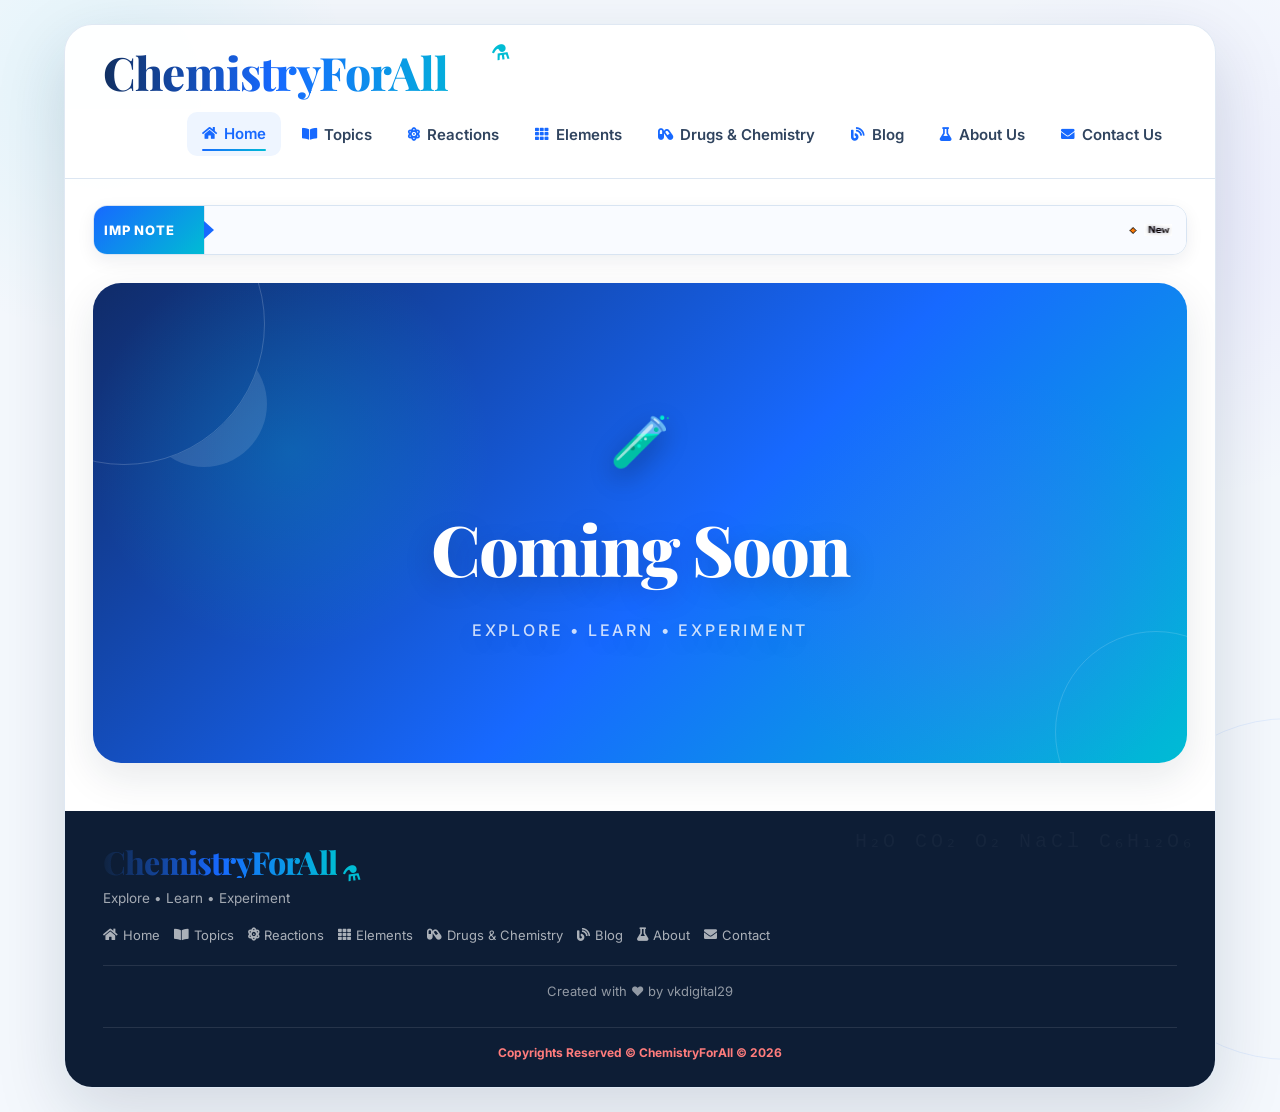
<file: Index.html>
<!DOCTYPE html><html lang="en"><head>
    <meta charset="utf-8">
    <meta name="viewport" content="width=device-width, initial-scale=1"><meta name="google-site-verification"
    content="04UHJ1PhCJGy1Vu2kl-1ek7CgkGmufRxs79IIIzAuVo">

<meta name="description"
    content="ChemistryForAll – A platform for chemistry lovers to explore, learn and understand chemistry.">

<meta name="keywords"
    content="Chemistry, ChemistryForAll, Organic Chemistry, Inorganic Chemistry, Physical Chemistry, Pharmaceutical Chemistry">

<meta name="author" content="ChemistryForAll">

<title>HomePage - ChemistryForAll</title>

<!-- Font Awesome -->
<link rel="stylesheet"
    href="https://cdnjs.cloudflare.com/ajax/libs/font-awesome/5.15.3/css/all.min.css">

<!-- Google Fonts -->
<link rel="preconnect" href="https://fonts.gstatic.com" crossorigin>

<!-- Custom CSS -->
<link rel="stylesheet" href="css/style.css">

<!-- Favicon -->
<link rel="icon" type="image/x-icon" href="favicon/favicon48.ico">

</head><body><div class="container"><!-- =========================
     BRAND
========================== -->

<a href="#" class="logo">
    Chemistry<span>For</span>All
</a>


<!-- =========================
     HEADER / NAVIGATION
========================== -->

<header>

    <div id="menu" class="fas fa-bars"></div>

    <nav class="navbar">

        <a href="#" class="active">
            <i class="fas fa-home"></i>
            Home
        </a>
        
        <a href="">
            <i class="fas fa-book-open"></i>
            Topics
        </a>
        
        <a href="Rxn.html">
        <i class="fas fa-atom"></i>
            Reactions
        </a>

    <a href="elements.html">
            <i class="fas fa-th"></i>
            Elements
        </a>

    <a href="">
            <i class="fas fa-capsules"></i>
            Drugs & Chemistry
        </a>

        <a href="blog.html">
            <i class="fas fa-blog"></i>
            Blog
        </a>

        <a href="about.html">
            <i class="fas fa-flask"></i>
            About Us
        </a>

        <a href="contact.html">
            <i class="fas fa-envelope"></i>
            Contact Us
        </a>
        

    </nav>

</header>


<!-- =========================
     MAIN CONTENT
========================== -->

<main class="middle-content">


    <!-- =========================
         IMPORTANT ANNOUNCEMENT
    ========================== -->

    <table id="top3">

        <tr>

            <td class="talkbubble">
                IMP NOTE
            </td>

            <td>

                <div class="important-text">

                    <marquee
                        direction="alternate"
                        scrollamount="2"
                        scrolldelay="20"
                        onmouseover="this.stop();"
                        onmouseout="this.start();">

                        <span style="margin-right:100px;">
                            <img src="img/large-dia7.gif" alt="New">
                            <img src="img/new.gif" alt="">
                            <big>
                                Coming Soon
                            </big>

                            <img src="img/new.gif" alt="New">
                            <img src="img/large-dia7.gif" alt="">

                        </span>

                    </marquee>

                </div>

            </td>

        </tr>

    </table>


    <!-- =========================
         HERO / COMING SOON
    ========================== -->

    <div class="home-content">

        <h3>Coming Soon</h3>

    </div>


</main>


<!-- =========================
     FOOTER
========================== -->

<section class="footer">
    
    <div class="footer-brand">
            <a href="index.html" class="logo">
                Chemistry<span>For</span>All
            </a>

            <p>
                Explore • Learn • Experiment
            </p>
        </div>
        
        <div class="footer-links">

            <a href="index.html">
                <i class="fas fa-home"></i> Home
            </a>
        <a href="">
            <i class="fas fa-book-open"></i>
            Topics
        </a>
        
        <a href="Rxn.html">
        <i class="fas fa-atom"></i>
            Reactions
        </a>

    <a href="">
            <i class="fas fa-th"></i>
            Elements
        </a>

    <a href="">
            <i class="fas fa-capsules"></i>
            Drugs & Chemistry
        </a>

            <a href="blog.html">
                <i class="fas fa-blog"></i> Blog
            </a>

            <a href="about.html">
                <i class="fas fa-flask"></i> About
            </a>

            <a href="contact.html">
                <i class="fas fa-envelope"></i> Contact
            </a>

        </div>

    <p class="credit">
        Created with ❤️ by vkdigital29
    </p>

    <h1 class="credit">
        Copyrights Reserved © ChemistryForAll © 2026
    </h1>

</section>

</div><!-- =========================
     MOBILE MENU SCRIPT
========================== --><script>

    const menu = document.querySelector('#menu');
    const navbar = document.querySelector('.navbar');

    menu.addEventListener('click', () => {

        navbar.classList.toggle('active');

        menu.classList.toggle('fa-bars');
        menu.classList.toggle('fa-times');

    });


    /* Close mobile menu after clicking a link */

    document.querySelectorAll('.navbar a').forEach(link => {

        link.addEventListener('click', () => {

            navbar.classList.remove('active');

            menu.classList.add('fa-bars');
            menu.classList.remove('fa-times');

        });

    });

</script></body>
</html>
</file>
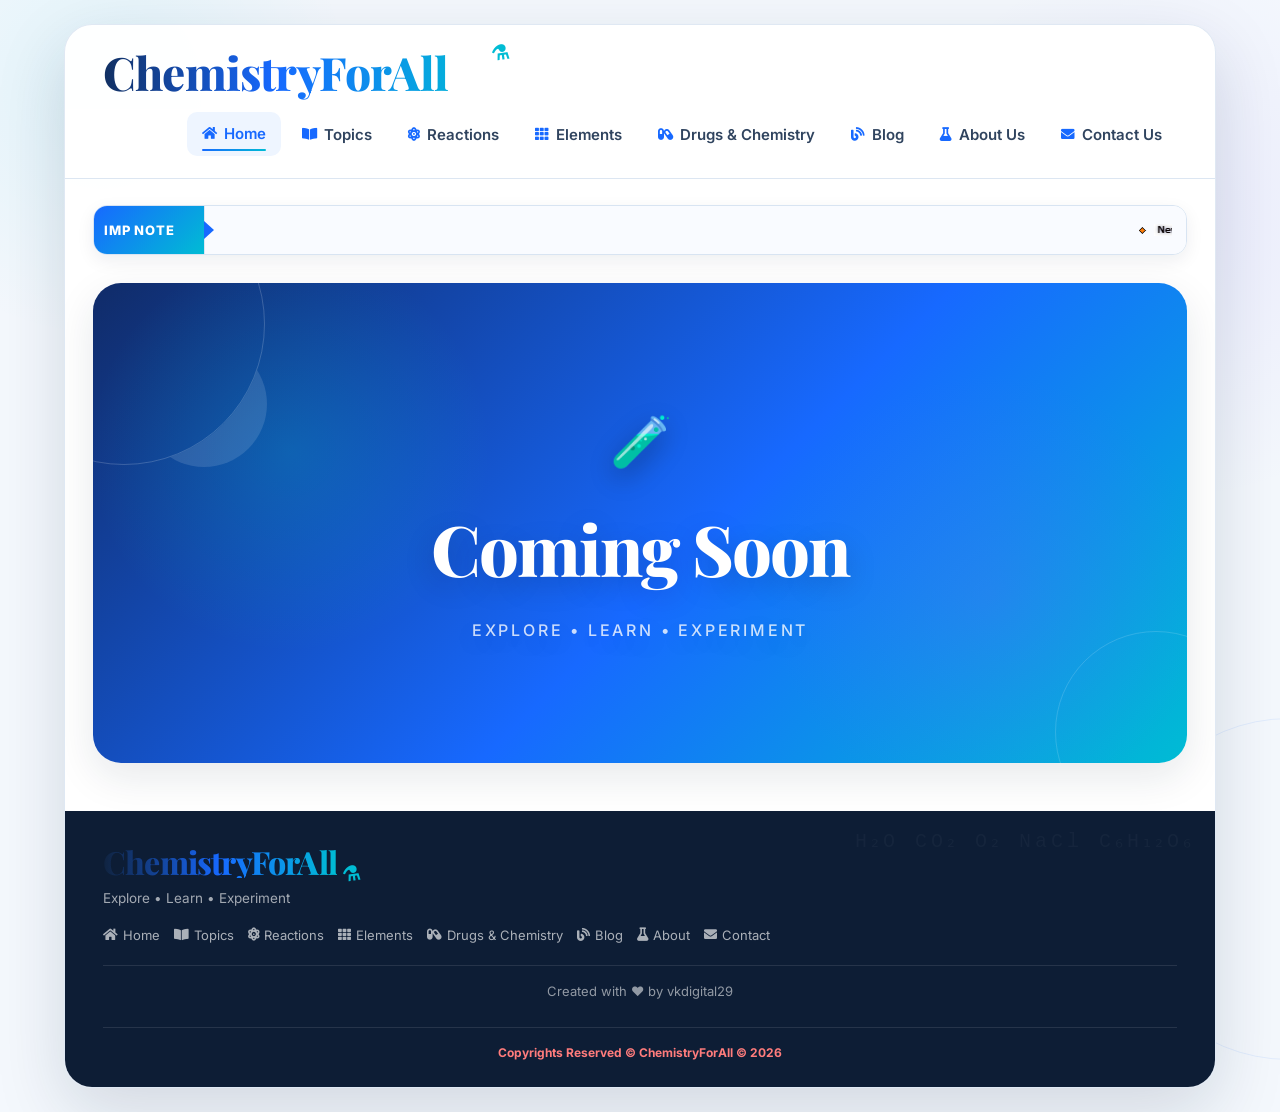
<file: index.html>
<!DOCTYPE html><html lang="en"><head>
    <meta charset="utf-8">
    <meta name="viewport" content="width=device-width, initial-scale=1"><meta name="google-site-verification"
    content="04UHJ1PhCJGy1Vu2kl-1ek7CgkGmufRxs79IIIzAuVo">

<meta name="description"
    content="ChemistryForAll – A platform for chemistry lovers to explore, learn and understand chemistry.">

<meta name="keywords"
    content="Chemistry, ChemistryForAll, Organic Chemistry, Inorganic Chemistry, Physical Chemistry, Pharmaceutical Chemistry">

<meta name="author" content="ChemistryForAll">

<title>HomePage - ChemistryForAll</title>

<!-- Font Awesome -->
<link rel="stylesheet"
    href="https://cdnjs.cloudflare.com/ajax/libs/font-awesome/5.15.3/css/all.min.css">

<!-- Google Fonts -->
<link rel="preconnect" href="https://fonts.gstatic.com" crossorigin>

<!-- Custom CSS -->
<link rel="stylesheet" href="css/style.css">

<!-- Favicon -->
<link rel="icon" type="image/x-icon" href="favicon/favicon48.ico">

</head><body><div class="container"><!-- =========================
     BRAND
========================== -->

<a href="#" class="logo">
    Chemistry<span>For</span>All
</a>


<!-- =========================
     HEADER / NAVIGATION
========================== -->

<header>

    <div id="menu" class="fas fa-bars"></div>

    <nav class="navbar">

        <a href="#" class="active">
            <i class="fas fa-home"></i>
            Home
        </a>
        
        <a href="">
            <i class="fas fa-book-open"></i>
            Topics
        </a>
        
        <a href="Rxn.html">
        <i class="fas fa-atom"></i>
            Reactions
        </a>

    <a href="elements.html">
            <i class="fas fa-th"></i>
            Elements
        </a>

    <a href="">
            <i class="fas fa-capsules"></i>
            Drugs & Chemistry
        </a>

        <a href="blog.html">
            <i class="fas fa-blog"></i>
            Blog
        </a>

        <a href="about.html">
            <i class="fas fa-flask"></i>
            About Us
        </a>

        <a href="contact.html">
            <i class="fas fa-envelope"></i>
            Contact Us
        </a>
        

    </nav>

</header>


<!-- =========================
     MAIN CONTENT
========================== -->

<main class="middle-content">


    <!-- =========================
         IMPORTANT ANNOUNCEMENT
    ========================== -->

    <table id="top3">

        <tr>

            <td class="talkbubble">
                IMP NOTE
            </td>

            <td>

                <div class="important-text">

                    <marquee
                        direction="alternate"
                        scrollamount="2"
                        scrolldelay="20"
                        onmouseover="this.stop();"
                        onmouseout="this.start();">

                        <span style="margin-right:100px;">
                            <img src="img/large-dia7.gif" alt="New">
                            <img src="img/new.gif" alt="">
                            <big>
                                Coming Soon
                            </big>

                            <img src="img/new.gif" alt="New">
                            <img src="img/large-dia7.gif" alt="">

                        </span>

                    </marquee>

                </div>

            </td>

        </tr>

    </table>


    <!-- =========================
         HERO / COMING SOON
    ========================== -->

    <div class="home-content">

        <h3>Coming Soon</h3>

    </div>


</main>


<!-- =========================
     FOOTER
========================== -->

<section class="footer">
    
    <div class="footer-brand">
            <a href="index.html" class="logo">
                Chemistry<span>For</span>All
            </a>

            <p>
                Explore • Learn • Experiment
            </p>
        </div>
        
        <div class="footer-links">

            <a href="index.html">
                <i class="fas fa-home"></i> Home
            </a>
        <a href="">
            <i class="fas fa-book-open"></i>
            Topics
        </a>
        
        <a href="Rxn.html">
        <i class="fas fa-atom"></i>
            Reactions
        </a>

    <a href="">
            <i class="fas fa-th"></i>
            Elements
        </a>

    <a href="">
            <i class="fas fa-capsules"></i>
            Drugs & Chemistry
        </a>

            <a href="blog.html">
                <i class="fas fa-blog"></i> Blog
            </a>

            <a href="about.html">
                <i class="fas fa-flask"></i> About
            </a>

            <a href="contact.html">
                <i class="fas fa-envelope"></i> Contact
            </a>

        </div>

    <p class="credit">
        Created with ❤️ by vkdigital29
    </p>

    <h1 class="credit">
        Copyrights Reserved © ChemistryForAll © 2026
    </h1>

</section>

</div><!-- =========================
     MOBILE MENU SCRIPT
========================== --><script>

    const menu = document.querySelector('#menu');
    const navbar = document.querySelector('.navbar');

    menu.addEventListener('click', () => {

        navbar.classList.toggle('active');

        menu.classList.toggle('fa-bars');
        menu.classList.toggle('fa-times');

    });


    /* Close mobile menu after clicking a link */

    document.querySelectorAll('.navbar a').forEach(link => {

        link.addEventListener('click', () => {

            navbar.classList.remove('active');

            menu.classList.add('fa-bars');
            menu.classList.remove('fa-times');

        });

    });

</script></body>
</html>
</file>
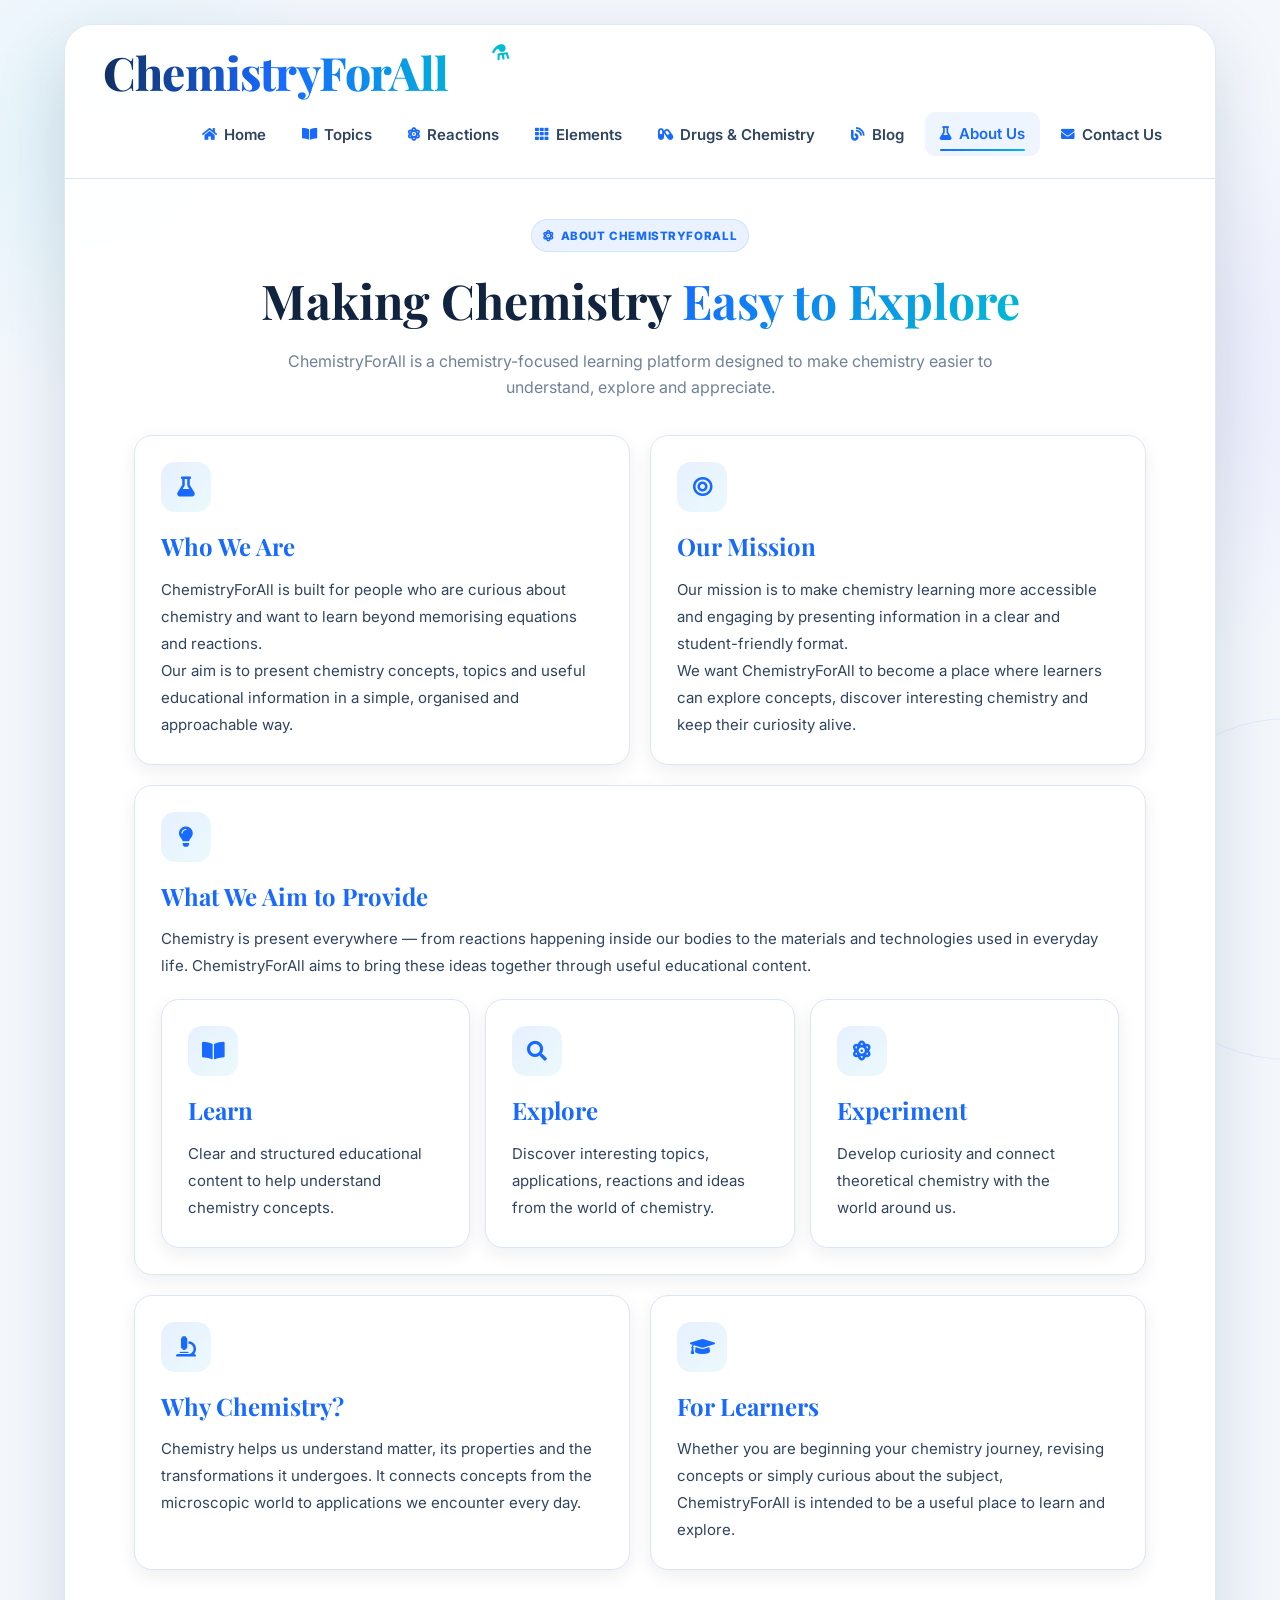
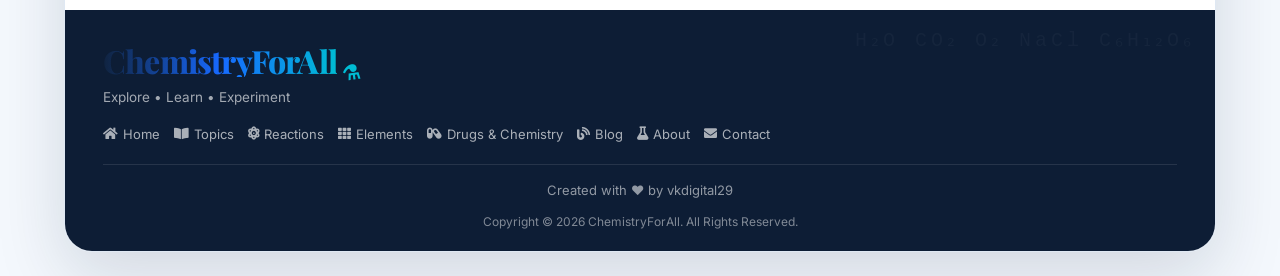
<file: about.html>
<!DOCTYPE html>
<html lang="en">
<head>
    <meta charset="utf-8">
    <meta name="viewport" content="width=device-width, initial-scale=1">

    <meta name="description" content="Learn more about ChemistryForAll — a chemistry-focused platform created to make chemistry easier to understand, explore and learn.">
    <meta name="keywords" content="ChemistryForAll, chemistry, chemistry learning, chemistry education, chemistry blog">
    <meta name="author" content="ChemistryForAll">

    <title>About Us - ChemistryForAll</title>

    <link rel="stylesheet" href="https://cdnjs.cloudflare.com/ajax/libs/font-awesome/5.15.3/css/all.min.css">
    <link rel="preconnect" href="https://fonts.googleapis.com">
    <link rel="preconnect" href="https://fonts.gstatic.com" crossorigin>

    <link rel="stylesheet" href="css/style.css">
    <link rel="icon" type="image/x-icon" href="favicon/favicon48.ico">
</head>

<body>

<div class="container">

    <!-- Brand -->
    <a href="index.html" class="logo">
        Chemistry<span>For</span><span>All</span>
    </a>

    <!-- Header / Navigation -->
    <header>
        <div id="menu" class="fas fa-bars" aria-label="Open navigation menu"></div>

        <nav class="navbar">
            <a href="index.html">
                <i class="fas fa-home"></i> Home
            </a>
            
               <a href="">
            <i class="fas fa-book-open"></i>
            Topics
        </a>
        
        <a href="Rxn.html">
        <i class="fas fa-atom"></i>
            Reactions
        </a>

    <a href="">
            <i class="fas fa-th"></i>
            Elements
        </a>

    <a href="">
            <i class="fas fa-capsules"></i>
            Drugs & Chemistry
        </a>
     
            
            <a href="blog.html">
                <i class="fas fa-blog"></i> Blog
            </a>
            <a href="about.html" class="active">
                <i class="fas fa-flask"></i> About Us
            </a>
            <a href="contact.html">
                <i class="fas fa-envelope"></i> Contact Us
            </a>
        </nav>
    </header>

    <!-- Main Content -->
    <main class="about-page">

        <div class="about-hero">
            <div class="section-tag">
                <i class="fas fa-atom"></i>
                ABOUT CHEMISTRYFORALL
            </div>

            <h1>
                Making Chemistry
                <span>Easy to Explore</span>
            </h1>

            <p>
                ChemistryForAll is a chemistry-focused learning platform
                designed to make chemistry easier to understand, explore
                and appreciate.
            </p>
        </div>

        <!-- Who We Are / Mission -->
        <div class="about-grid">

            <article class="about-card">
                <div class="about-icon">
                    <i class="fas fa-flask"></i>
                </div>

                <h2>Who We Are</h2>

                <p>
                    ChemistryForAll is built for people who are curious
                    about chemistry and want to learn beyond memorising
                    equations and reactions.
                </p>

                <p>
                    Our aim is to present chemistry concepts, topics and
                    useful educational information in a simple, organised
                    and approachable way.
                </p>
            </article>

            <article class="about-card">
                <div class="about-icon">
                    <i class="fas fa-bullseye"></i>
                </div>

                <h2>Our Mission</h2>

                <p>
                    Our mission is to make chemistry learning more
                    accessible and engaging by presenting information
                    in a clear and student-friendly format.
                </p>

                <p>
                    We want ChemistryForAll to become a place where
                    learners can explore concepts, discover interesting
                    chemistry and keep their curiosity alive.
                </p>
            </article>

        </div>

        <!-- What We Aim To Provide -->
        <div class="about-box" style="margin-top:2rem;">

            <div class="about-icon">
                <i class="fas fa-lightbulb"></i>
            </div>

            <h2>What We Aim to Provide</h2>

            <p>
                Chemistry is present everywhere — from reactions happening
                inside our bodies to the materials and technologies used
                in everyday life. ChemistryForAll aims to bring these ideas
                together through useful educational content.
            </p>

            <div class="about-values">

                <div class="value-card">
                    <div class="about-icon">
                        <i class="fas fa-book-open"></i>
                    </div>
                    <h3>Learn</h3>
                    <p>
                        Clear and structured educational content to help
                        understand chemistry concepts.
                    </p>
                </div>

                <div class="value-card">
                    <div class="about-icon">
                        <i class="fas fa-search"></i>
                    </div>
                    <h3>Explore</h3>
                    <p>
                        Discover interesting topics, applications,
                        reactions and ideas from the world of chemistry.
                    </p>
                </div>

                <div class="value-card">
                    <div class="about-icon">
                        <i class="fas fa-atom"></i>
                    </div>
                    <h3>Experiment</h3>
                    <p>
                        Develop curiosity and connect theoretical chemistry
                        with the world around us.
                    </p>
                </div>

            </div>
        </div>

        <!-- Why Chemistry / For Learners -->
        <div class="about-grid" style="margin-top:2rem;">

            <article class="about-card">
                <div class="about-icon">
                    <i class="fas fa-microscope"></i>
                </div>

                <h2>Why Chemistry?</h2>

                <p>
                    Chemistry helps us understand matter, its properties
                    and the transformations it undergoes. It connects
                    concepts from the microscopic world to applications
                    we encounter every day.
                </p>
            </article>

            <article class="about-card">
                <div class="about-icon">
                    <i class="fas fa-graduation-cap"></i>
                </div>

                <h2>For Learners</h2>

                <p>
                    Whether you are beginning your chemistry journey,
                    revising concepts or simply curious about the subject,
                    ChemistryForAll is intended to be a useful place
                    to learn and explore.
                </p>
            </article>

        </div>

        

    </main>

    <!-- Footer -->
    <footer class="footer">

        <div class="footer-brand">
            <a href="index.html" class="logo">
                Chemistry<span>For</span><span>All</span>
            </a>

            <p>Explore • Learn • Experiment</p>
        </div>

        <div class="footer-links">
            <a href="index.html">
                <i class="fas fa-home"></i> Home
            </a>
           
                   <a href="">
            <i class="fas fa-book-open"></i>
            Topics
        </a>
        
        <a href="Rxn.html">
        <i class="fas fa-atom"></i>
            Reactions
        </a>

    <a href="">
            <i class="fas fa-th"></i>
            Elements
        </a>

    <a href="">
            <i class="fas fa-capsules"></i>
            Drugs & Chemistry
        </a>
 
            
            <a href="blog.html">
                <i class="fas fa-blog"></i> Blog
            </a>
            <a href="about.html">
                <i class="fas fa-flask"></i> About
            </a>
            <a href="contact.html">
                <i class="fas fa-envelope"></i> Contact
            </a>
        </div>

        <p class="credit">
            Created with ❤️ by vkdigital29
        </p>

        <p class="copyright">
            Copyright © 2026 ChemistryForAll. All Rights Reserved.
        </p>

    </footer>

</div>

<!-- Mobile Navigation -->
<script>
    const menu = document.getElementById("menu");
    const navbar = document.querySelector(".navbar");

    if (menu && navbar) {
        menu.addEventListener("click", function () {
            navbar.classList.toggle("active");
            menu.classList.toggle("fa-times");
            menu.classList.toggle("fa-bars");
        });

        document.querySelectorAll(".navbar a").forEach(function (link) {
            link.addEventListener("click", function () {
                navbar.classList.remove("active");
                menu.classList.remove("fa-times");
                menu.classList.add("fa-bars");
            });
        });
    }
</script>

</body>
</html>
</file>
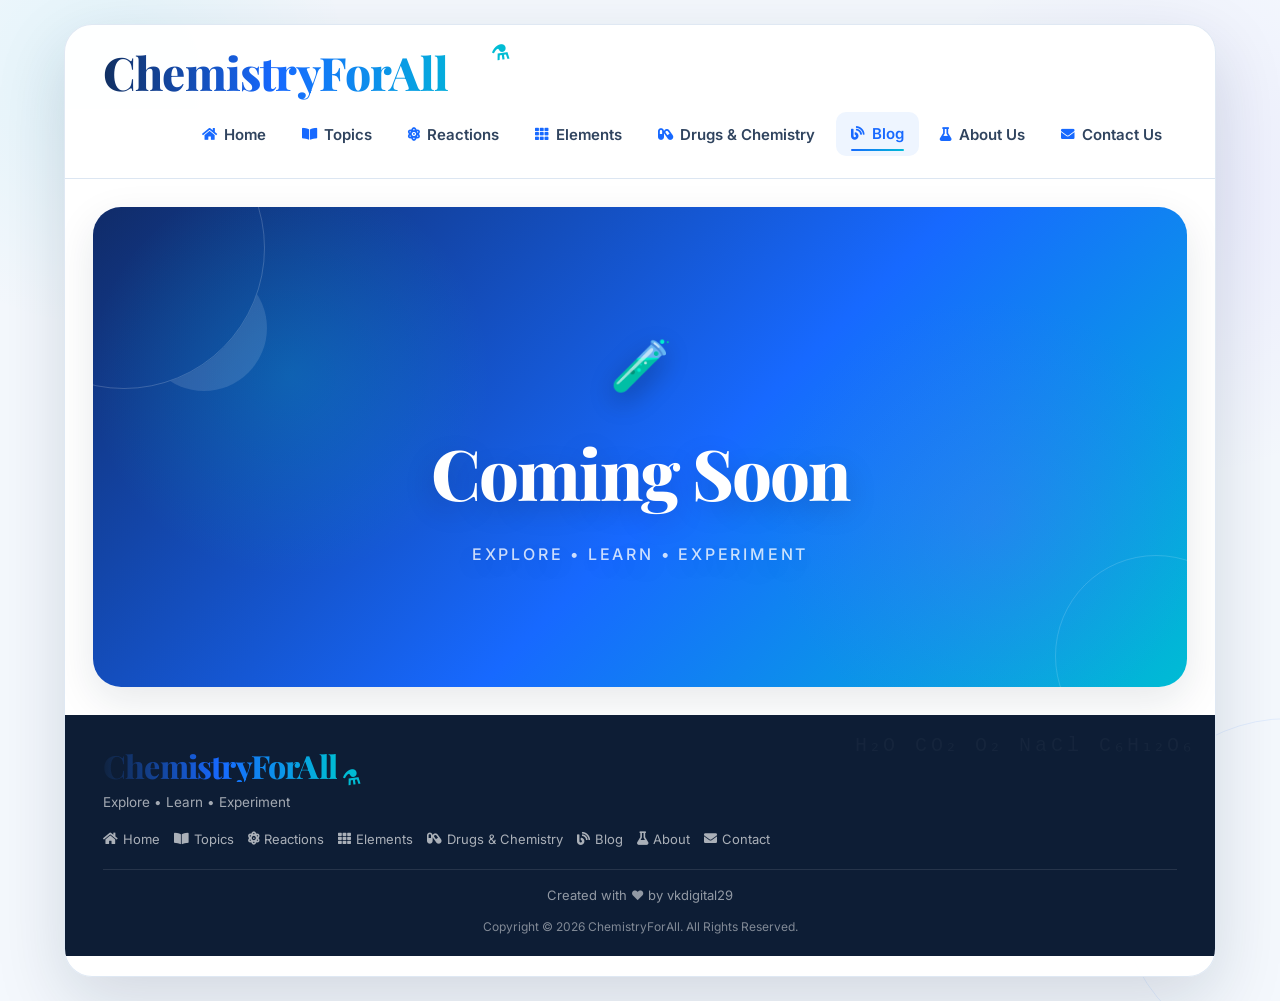
<file: blog.html>
<!DOCTYPE html><html lang="en"><head>
    <meta charset="utf-8">
    <meta name="viewport" content="width=device-width, initial-scale=1"><meta name="google-site-verification"
    content="04UHJ1PhCJGy1Vu2kl-1ek7CgkGmufRxs79IIIzAuVo">

<meta name="description"
    content="ChemistryForAll – A platform for chemistry lovers to explore, learn and understand chemistry.">

<meta name="keywords"
    content="Chemistry, ChemistryForAll, Organic Chemistry, Inorganic Chemistry, Physical Chemistry, Pharmaceutical Chemistry">

<meta name="author" content="ChemistryForAll">

<title>BlogPage - ChemistryForAll</title>

<!-- Font Awesome -->
<link rel="stylesheet"
    href="https://cdnjs.cloudflare.com/ajax/libs/font-awesome/5.15.3/css/all.min.css">

<!-- Google Fonts -->
<link rel="preconnect" href="https://fonts.gstatic.com" crossorigin>

<!-- Custom CSS -->
<link rel="stylesheet" href="css/style.css">

<!-- Favicon -->
<link rel="icon" type="image/x-icon" href="favicon/favicon48.ico">

</head><body><div class="container"><!-- =========================
     BRAND
========================== -->

<a href="#" class="logo">
    Chemistry<span>For</span>All
</a>


<!-- =========================
     HEADER / NAVIGATION
========================== -->

<header>

    <div id="menu" class="fas fa-bars"></div>

    <nav class="navbar">

        <a href="Index.html" >
            <i class="fas fa-home"></i>
            Home
        </a>
        
                <a href="">
            <i class="fas fa-book-open"></i>
            Topics
        </a>
        
        <a href="">
        <i class="fas fa-atom"></i>
            Reactions
        </a>

    <a href="Rxn.html">
            <i class="fas fa-th"></i>
            Elements
        </a>

    <a href="">
            <i class="fas fa-capsules"></i>
            Drugs & Chemistry
        </a>


        <a href="blog.html" class="active">
            <i class="fas fa-blog"></i>
            Blog
        </a>

        <a href="about.html">
            <i class="fas fa-flask"></i>
            About Us
        </a>

        <a href="contact.html">
            <i class="fas fa-envelope"></i>
            Contact Us
        </a>

    </nav>

</header>
<!-- =========================
     MAIN CONTENT
========================== -->

<main class="middle-content">
        <!-- =========================
         HERO / COMING SOON
    ========================== -->

    <div class="home-content">

        <h3>Coming Soon</h3>

    </div>




    <!-- ================= FOOTER ================= -->

    <section class="footer">

        <div class="footer-brand">
            <a href="index.html" class="logo">
                Chemistry<span>For</span>All
            </a>

            <p>
                Explore • Learn • Experiment
            </p>
        </div>

        <div class="footer-links">

            <a href="index.html">
                <i class="fas fa-home"></i> Home
            </a>

        <a href="">
            <i class="fas fa-book-open"></i>
            Topics
        </a>
        
        <a href="Rxn.html">
        <i class="fas fa-atom"></i>
            Reactions
        </a>

    <a href="">
            <i class="fas fa-th"></i>
            Elements
        </a>

    <a href="">
            <i class="fas fa-capsules"></i>
            Drugs & Chemistry
        </a>


            <a href="blog.html">
                <i class="fas fa-blog"></i> Blog
            </a>

            <a href="about.html">
                <i class="fas fa-flask"></i> About
            </a>

            <a href="contact.html">
                <i class="fas fa-envelope"></i> Contact
            </a>

        </div>

        <p class="credit">
            Created with ❤️ by vkdigital29
        </p>

        <p class="copyright">
            Copyright © 2026 ChemistryForAll. All Rights Reserved.
        </p>

    </section>

</div>


<!-- ================= MOBILE MENU ================= -->

<script>

    const menu = document.querySelector('#menu');
    const navbar = document.querySelector('.navbar');

    menu.addEventListener('click', () => {
        menu.classList.toggle('fa-times');
        navbar.classList.toggle('active');
    });

    document.querySelectorAll('.navbar a').forEach(link => {

        link.addEventListener('click', () => {
            menu.classList.remove('fa-times');
            navbar.classList.remove('active');
        });

    });

</script>

</html>
</file>
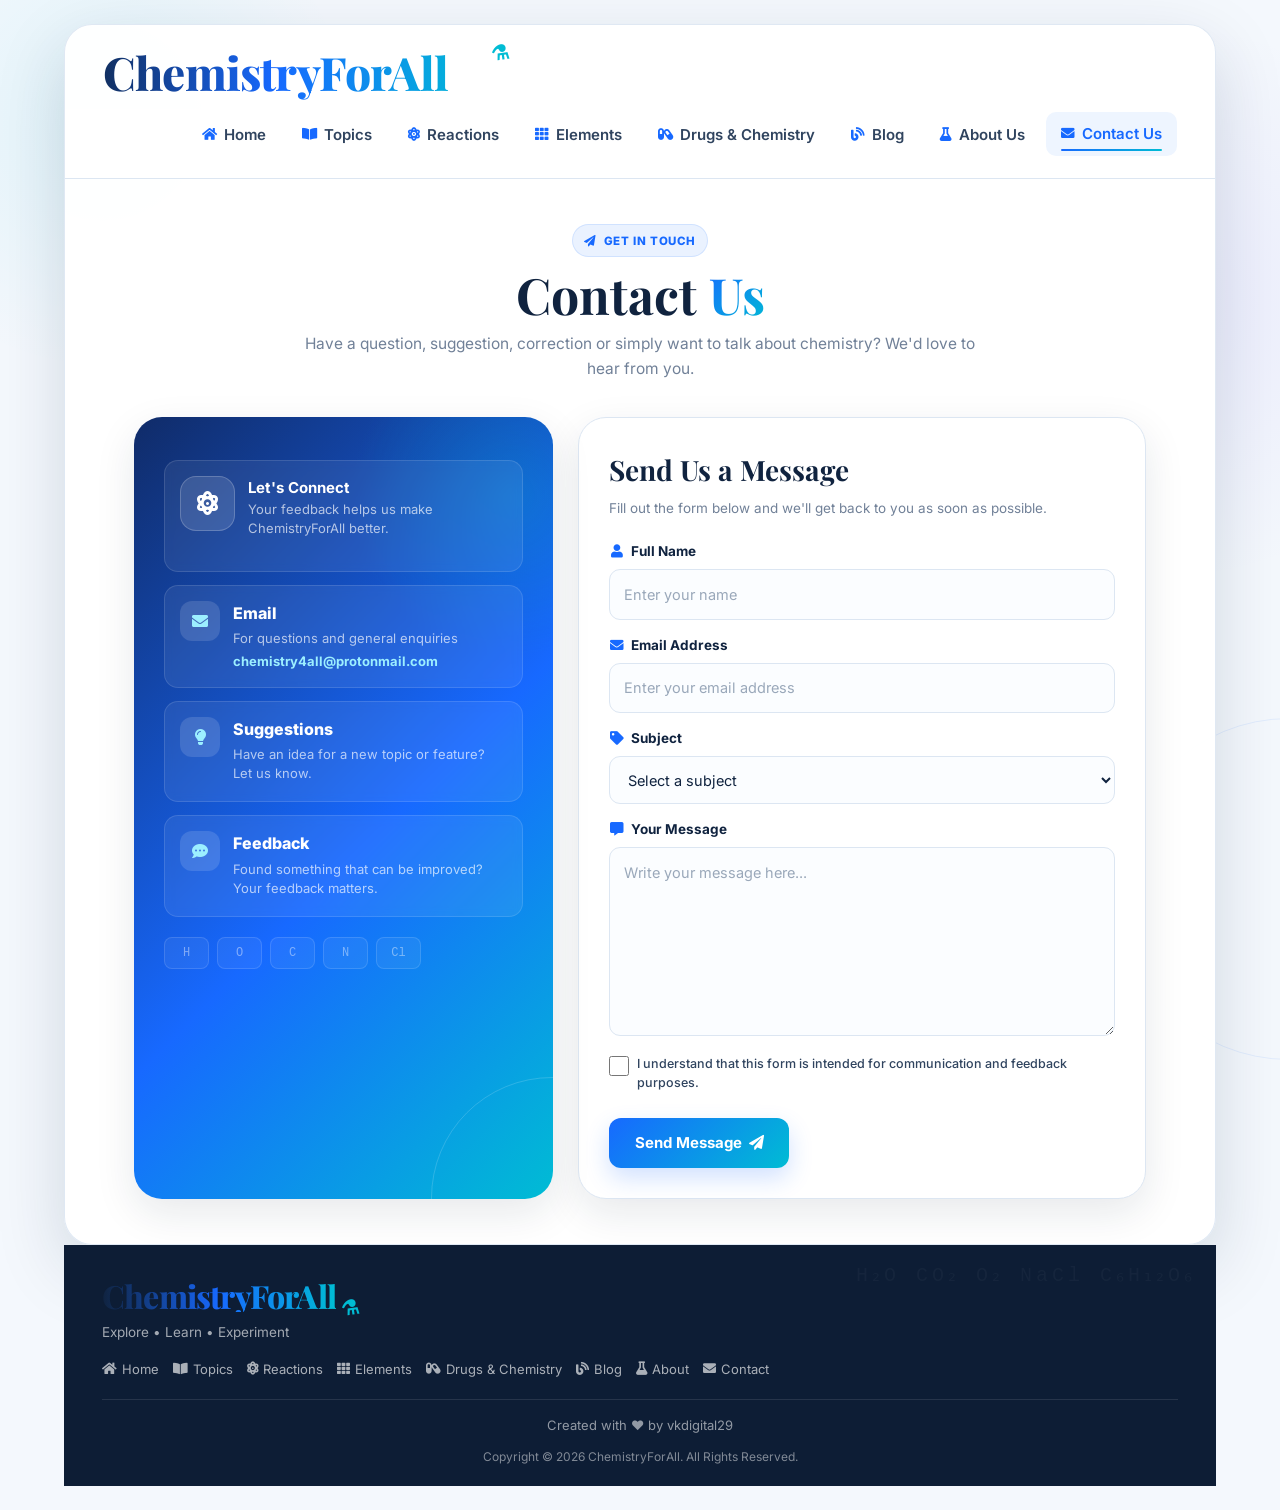
<file: contact.html>
<!DOCTYPE html><html lang="en"><head>
    <meta charset="UTF-8">
    <meta name="viewport" content="width=device-width, initial-scale=1.0"><meta name="description"
    content="Contact ChemistryForAll – Get in touch with us for questions, suggestions, feedback and collaboration.">
<meta name="keywords" content="ChemistryForAll, chemistry, contact, chemistry education, feedback">
<meta name="author" content="ChemistryForAll">

<title>Contact Us - ChemistryForAll</title>

<!-- Font Awesome -->
<link rel="stylesheet"
    href="https://cdnjs.cloudflare.com/ajax/libs/font-awesome/5.15.3/css/all.min.css">

<!-- Google Fonts -->
<link rel="preconnect" href="https://fonts.googleapis.com">
<link rel="preconnect" href="https://fonts.gstatic.com" crossorigin>

<!-- Custom CSS -->
<link rel="stylesheet" href="css/style.css">

<!-- Favicon -->
<link rel="icon" type="image/x-icon" href="favicon/favicon48.ico">

</head><body><div class="container">

    <!-- ================= HEADER ================= -->
    <a href="index.html" class="logo">
        Chemistry<span>For</span>All
    </a>

    <header>

        <div id="menu" class="fas fa-bars"></div>

        <nav class="navbar">
            <a href="index.html">
                <i class="fas fa-home"></i> Home
            </a>

        <a href="">
            <i class="fas fa-book-open"></i>
            Topics
        </a>
        
        <a href="Rxn.html">
        <i class="fas fa-atom"></i>
            Reactions
        </a>

    <a href="">
            <i class="fas fa-th"></i>
            Elements
        </a>

    <a href="">
            <i class="fas fa-capsules"></i>
            Drugs & Chemistry
        </a>


            <a href="blog.html">
                <i class="fas fa-blog"></i> Blog
            </a>

            <a href="about.html">
                <i class="fas fa-flask"></i> About Us
            </a>

            <a href="contact.html" class="active">
                <i class="fas fa-envelope"></i> Contact Us
            </a>
        </nav>

    </header>

        <!-- ================= CONTACT PAGE ================= -->

        <section class="contact-page">

            <div class="contact-heading">
                <span class="section-tag">
                    <i class="fas fa-paper-plane"></i>
                    GET IN TOUCH
                </span>

                <h1>Contact <span>Us</span></h1>

                <p>
                    Have a question, suggestion, correction or simply want
                    to talk about chemistry? We'd love to hear from you.
                </p>
            </div>


            <div class="contact-wrapper">

                <!-- ===== CONTACT INFORMATION ===== -->

                <div class="contact-info">
<div class="info-card">
                    <div class="contact-info-header">
                        <div class="contact-icon">
                            <i class="fas fa-atom"></i>
                        </div>
                             </div>
                             
                        <div>
                            <h2>Let's Connect</h2>
                            <p>
                                Your feedback helps us make
                                ChemistryForAll better.
                            </p>
                        </div>
                    </div>


                    <div class="info-card">

                        <div class="info-icon">
                            <i class="fas fa-envelope"></i>
                        </div>

                        <div>
                            <h3>Email</h3>
                            <p>For questions and general enquiries</p>
                            <a href="mailto:chemistry4all@protonmail.com">
                                chemistry4all@protonmail.com
                            </a>
                        </div>

                    </div>


                    <div class="info-card">

                        <div class="info-icon">
                            <i class="fas fa-lightbulb"></i>
                        </div>

                        <div>
                            <h3>Suggestions</h3>
                            <p>
                                Have an idea for a new topic or feature?
                                Let us know.
                            </p>
                        </div>

                    </div>


                    <div class="info-card">

                        <div class="info-icon">
                            <i class="fas fa-comment-dots"></i>
                        </div>

                        <div>
                            <h3>Feedback</h3>
                            <p>
                                Found something that can be improved?
                                Your feedback matters.
                            </p>
                        </div>

                    </div>


                    <div class="chemistry-decoration">
                        <span>H</span>
                        <span>O</span>
                        <span>C</span>
                        <span>N</span>
                        <span>Cl</span>
                    </div>

                </div>


                <!-- ===== CONTACT FORM ===== -->

                <div class="contact-form-container">

                    <div class="form-header">
                        <h2>Send Us a Message</h2>
                        <p>
                            Fill out the form below and we'll get back
                            to you as soon as possible.
                        </p>
                    </div>


                    <form action="#" method="post" class="contact-form">

                        <!-- Name -->
                        <div class="form-group">

                            <label for="name">
                                <i class="fas fa-user"></i>
                                Full Name
                            </label>

                            <input
                                type="text"
                                id="name"
                                name="name"
                                placeholder="Enter your name"
                                autocomplete="name"
                                required>

                        </div>


                        <!-- Email -->
                        <div class="form-group">

                            <label for="email">
                                <i class="fas fa-envelope"></i>
                                Email Address
                            </label>

                            <input
                                type="email"
                                id="email"
                                name="email"
                                placeholder="Enter your email address"
                                autocomplete="email"
                                required>

                        </div>


                        <!-- Subject -->
                        <div class="form-group">

                            <label for="subject">
                                <i class="fas fa-tag"></i>
                                Subject
                            </label>

                            <select id="subject" name="subject" required>

                                <option value="" selected disabled>
                                    Select a subject
                                </option>

                                <option value="general">
                                    General Enquiry
                                </option>

                                <option value="suggestion">
                                    Suggestion
                                </option>

                                <option value="feedback">
                                    Website Feedback
                                </option>

                                <option value="correction">
                                    Content Correction
                                </option>

                                <option value="collaboration">
                                    Collaboration
                                </option>

                                <option value="other">
                                    Other
                                </option>

                            </select>

                        </div>


                        <!-- Message -->
                        <div class="form-group">

                            <label for="message">
                                <i class="fas fa-comment-alt"></i>
                                Your Message
                            </label>

                            <textarea
                                id="message"
                                name="message"
                                rows="7"
                                placeholder="Write your message here..."
                                required></textarea>

                        </div>


                        <!-- Privacy -->
                        <div class="form-check">

                            <input
                                type="checkbox"
                                id="consent"
                                name="consent"
                                required>

                            <label for="consent">
                                I understand that this form is intended
                                for communication and feedback purposes.
                            </label>

                        </div>


                        <!-- Submit -->
                        <button type="submit" class="btn contact-submit">

                            <span>Send Message</span>

                            <i class="fas fa-paper-plane"></i>

                        </button>

                    </form>

                </div>

            </div>

        </section>

    </div>


    <!-- ================= FOOTER ================= -->

    <section class="footer">

        <div class="footer-brand">
            <a href="index.html" class="logo">
                Chemistry<span>For</span>All
            </a>

            <p>
                Explore • Learn • Experiment
            </p>
        </div>

        <div class="footer-links">

            <a href="index.html">
                <i class="fas fa-home"></i> Home
            </a>

        <a href="">
            <i class="fas fa-book-open"></i>
            Topics
        </a>
        
        <a href="Rxn.html">
        <i class="fas fa-atom"></i>
            Reactions
        </a>

    <a href="">
            <i class="fas fa-th"></i>
            Elements
        </a>

    <a href="">
            <i class="fas fa-capsules"></i>
            Drugs & Chemistry
        </a>


            <a href="blog.html">
                <i class="fas fa-blog"></i> Blog
            </a>

            <a href="about.html">
                <i class="fas fa-flask"></i> About
            </a>

            <a href="contact.html">
                <i class="fas fa-envelope"></i> Contact
            </a>

        </div>

        <p class="credit">
            Created with ❤️ by vkdigital29
        </p>

        <p class="copyright">
            Copyright © 2026 ChemistryForAll. All Rights Reserved.
        </p>

    </section>

</div>


<!-- ================= MOBILE MENU ================= -->

<script>

    const menu = document.querySelector('#menu');
    const navbar = document.querySelector('.navbar');

    menu.addEventListener('click', () => {
        menu.classList.toggle('fa-times');
        navbar.classList.toggle('active');
    });

    document.querySelectorAll('.navbar a').forEach(link => {

        link.addEventListener('click', () => {
            menu.classList.remove('fa-times');
            navbar.classList.remove('active');
        });

    });

</script>

</body></html>
</file>
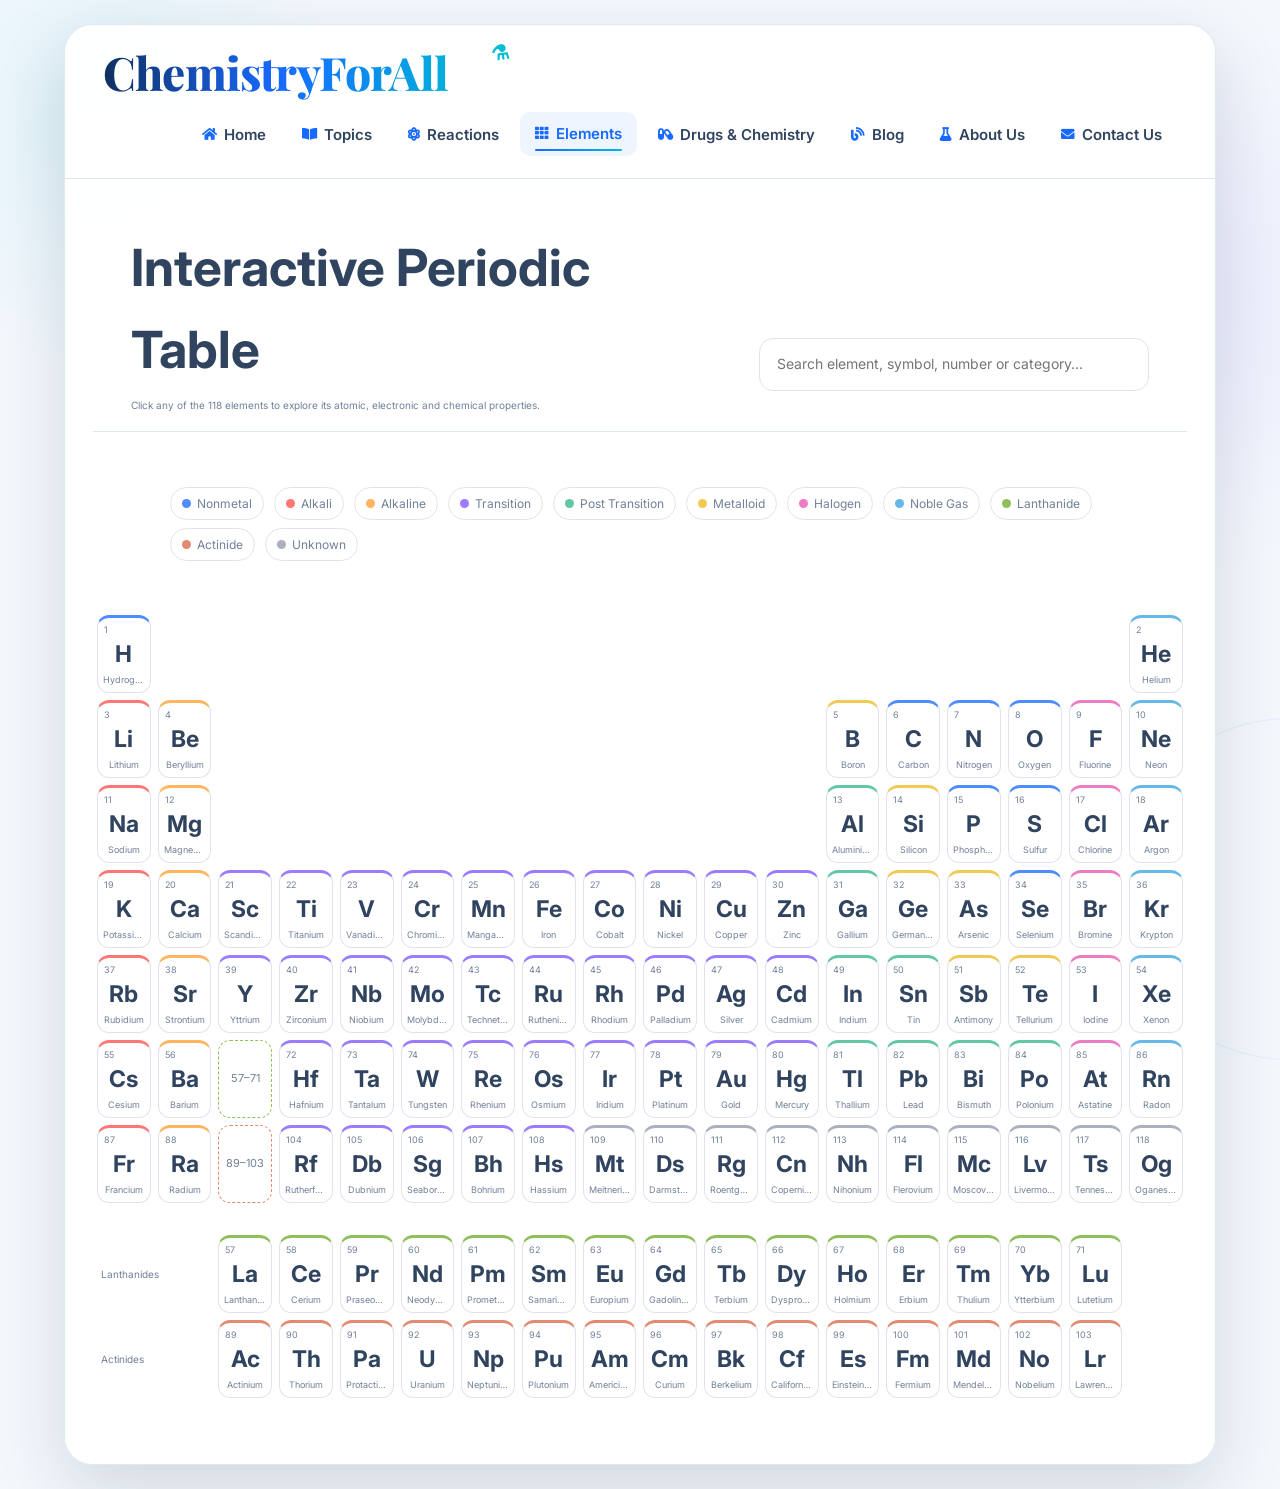
<file: elements.html>
<!DOCTYPE html>
<html lang="en">
<head>
    <meta charset="UTF-8">
    <meta name="viewport" content="width=device-width, initial-scale=1.0">
    <title>Interactive Periodic Table</title>
    <link rel="stylesheet" href="css/elements.css">
    
    <!-- Font Awesome -->
<link rel="stylesheet"
    href="https://cdnjs.cloudflare.com/ajax/libs/font-awesome/5.15.3/css/all.min.css">

<!-- Google Fonts -->
<link rel="preconnect" href="https://fonts.gstatic.com" crossorigin>

<!-- Custom CSS -->
<link rel="stylesheet" href="css/style.css">

<!-- Favicon -->
<link rel="icon" type="image/x-icon" href="favicon/favicon48.ico">

</head>
<body>
    <div class="container"><!-- =========================
     BRAND
========================== -->

<a href="#" class="logo">
    Chemistry<span>For</span>All
</a>


<!-- =========================
     HEADER / NAVIGATION
========================== -->

<header>

    <div id="menu" class="fas fa-bars"></div>

    <nav class="navbar">

        <a href="index.html">
            <i class="fas fa-home"></i>
            Home
        </a>
        
        <a href="">
            <i class="fas fa-book-open"></i>
            Topics
        </a>
        
        <a href="Rxn.html">
        <i class="fas fa-atom"></i>
            Reactions
        </a>

    <a href="elements.html"class="active">
            <i class="fas fa-th"></i>
            Elements
        </a>

    <a href="">
            <i class="fas fa-capsules"></i>
            Drugs & Chemistry
        </a>

        <a href="blog.html">
            <i class="fas fa-blog"></i>
            Blog
        </a>

        <a href="about.html">
            <i class="fas fa-flask"></i>
            About Us
        </a>

        <a href="contact.html">
            <i class="fas fa-envelope"></i>
            Contact Us
        </a>
        

    </nav>

</header>


<!-- =========================
     MAIN CONTENT
========================== -->

<main class="middle-content">

    <main class="elements-page">
        <header class="page-header">
            <div>
                
                <h1>Interactive Periodic Table</h1>
                <p>Click any of the 118 elements to explore its atomic, electronic and chemical properties.</p>
            </div>
            <div class="search-wrap">
                <input id="elementSearch" type="search" placeholder="Search element, symbol, number or category..." autocomplete="off">
                <div class="search-count" id="searchCount" aria-live="polite"></div>
            </div>
        </header>

        <section class="legend" id="legend" aria-label="Filter by category"></section>
        <section class="periodic-table" id="periodicTable" aria-label="Periodic Table"></section>

        <div class="modal-backdrop" id="elementModal" hidden>
            <article class="element-modal" role="dialog" aria-modal="true" aria-labelledby="modalTitle">
                <button class="close-btn" id="closeModal" aria-label="Close">×</button>
                <div class="element-hero" id="elementHero"></div>
                <div class="property-grid" id="propertyGrid"></div>
                <section class="detail-section">
                    <h2>⚛ Atomic Structure</h2>
                    <div class="atomic-layout">
                        <div class="atom-card" id="atomDiagram"></div>
                        <div class="structure-text" id="structureText"></div>
                    </div>
                </section>
                <section class="detail-section">
                    <h2>🔬 Hybridization &amp; Geometry</h2>
                    <div class="hybrid-grid" id="hybridization"></div>
                </section>
                <section class="detail-section">
                    <h2>🧪 Chemistry &amp; Pharmaceutical Relevance</h2>
                    <div class="chemistry-info" id="chemistryInfo"></div>
                </section>
                <nav class="modal-nav">
                    <button id="prevBtn" type="button">‹ Previous</button>
                    <button id="nextBtn" type="button">Next ›</button>
                </nav>
            </article>
        </div>
    </main>
    <script src="js/elements-data.js"></script>
    <script src="js/elements.js"></script>
</body>
</html>
</file>
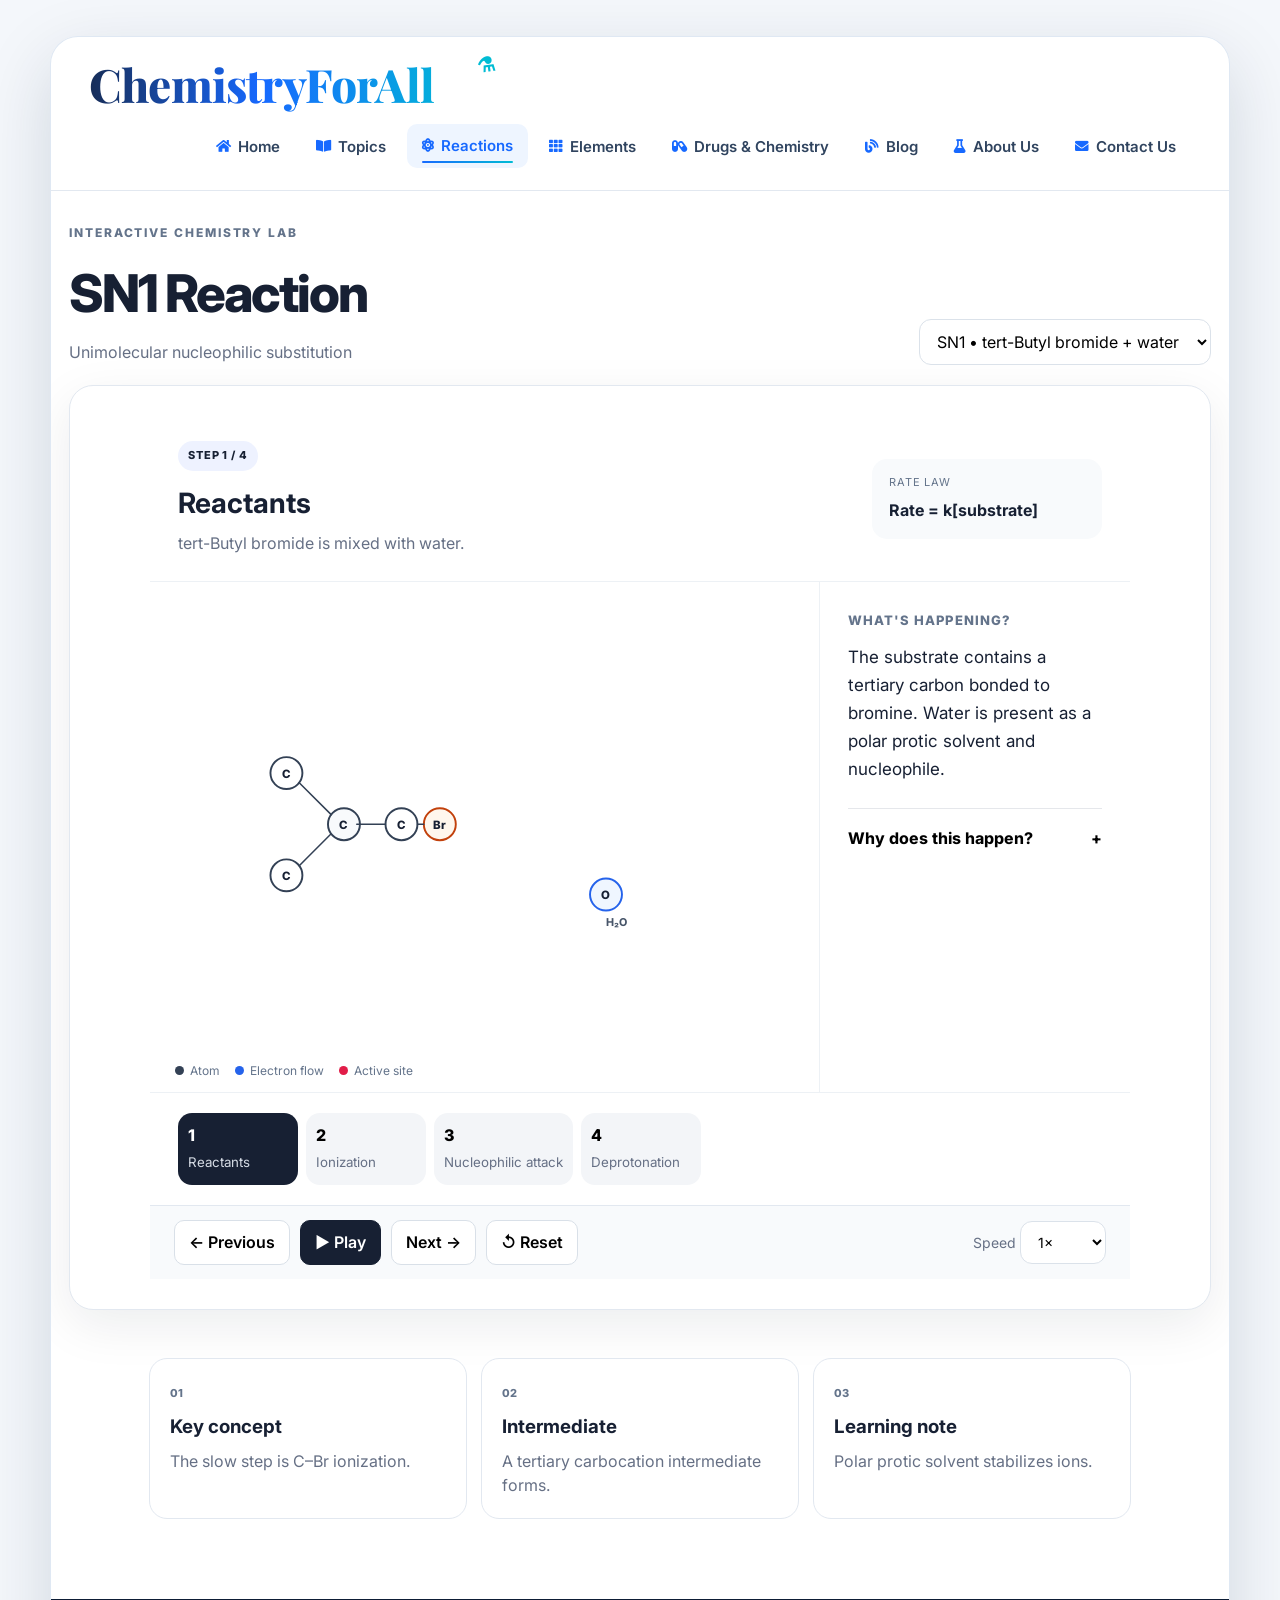
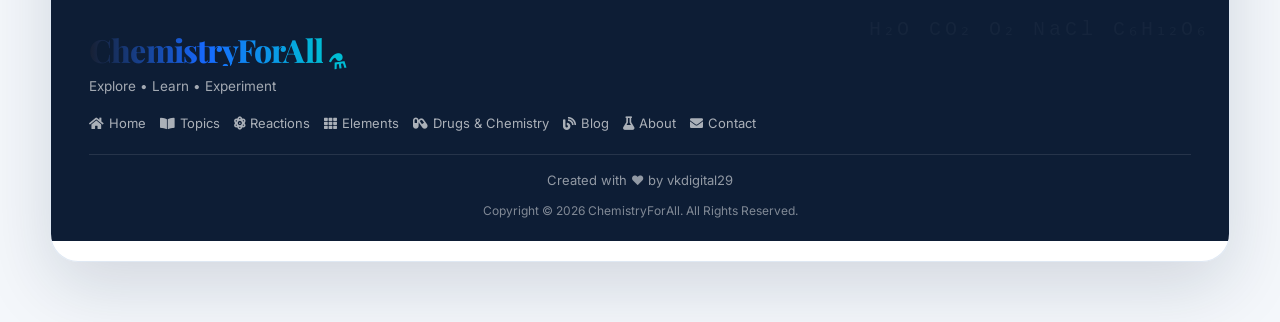
<file: Rxn.html>
<!doctype html>
<html lang="en">
<head>
    <meta charset="utf-8"><meta name="viewport" content="width=device-width,initial-scale=1">
    <title>Interactive Reaction Lab — SN1</title>
        <meta name="viewport" content="width=device-width, initial-scale=1"><meta name="google-site-verification"
    content="04UHJ1PhCJGy1Vu2kl-1ek7CgkGmufRxs79IIIzAuVo">

<meta name="description"
    content="ChemistryForAll – A platform for chemistry lovers to explore, learn and understand chemistry.">

<meta name="keywords"
    content="Chemistry, ChemistryForAll, Organic Chemistry, Inorganic Chemistry, Physical Chemistry, Pharmaceutical Chemistry">

<meta name="author" content="ChemistryForAll">

<title>BlogPage - ChemistryForAll</title>

<!-- Font Awesome -->
<link rel="stylesheet"
    href="https://cdnjs.cloudflare.com/ajax/libs/font-awesome/5.15.3/css/all.min.css">

<!-- Google Fonts -->
<link rel="preconnect" href="https://fonts.gstatic.com" crossorigin>

<!-- Custom CSS -->
<link rel="stylesheet" href="css/style.css">
  <link rel="stylesheet" href="css/reaction-visualizer.css">
  <style>
    :root {
        --ink: #172033;
        --muted: #667085;
        --line: #334155;
        --br: #c2410c;
        --o: #2563eb;
        --plus: #e11d48;
        --panel: #f8fafc;
        --border: #e2e8f0;
    }

    * { box-sizing: border-box; }

    body {
        margin: 0;
        min-height: 100vh;
        display: flex;
        flex-direction: column;
        align-items: center;
        gap: 20px;
        padding: 36px 16px 60px;
        background: #f4f7fb;
        font-family: Inter, system-ui, -apple-system, sans-serif;
        color: var(--ink);
    }

    h1 {
        font-size: 20px;
        font-weight: 800;
        margin: 0;
    }

    .subtitle {
        color: var(--muted);
        font-size: 14px;
        margin-top: -12px;
    }

    .stage {
        width: min(680px, 100%);
        background: #fff;
        border: 1px solid var(--border);
        border-radius: 20px;
        box-shadow: 0 15px 50px rgba(15,23,42,.08);
        overflow: hidden;
    }

    .rxn-visual {
        position: relative;
        height: 260px;
    }

    .rxn-state {
        position: absolute;
        inset: 0;
        opacity: 0;
        pointer-events: none;
        transition: opacity .35s ease;
    }

    .rxn-state.active {
        opacity: 1;
        pointer-events: auto;
    }

    .rxn-state svg {
        width: 100%;
        height: 100%;
        display: block;
    }

    .caption {
        border-top: 1px solid var(--border);
        padding: 18px 24px 22px;
        background: var(--panel);
    }

    .step-label {
        font-size: 11px;
        font-weight: 800;
        letter-spacing: .06em;
        color: var(--o);
        text-transform: uppercase;
    }

    .step-title {
        font-size: 18px;
        font-weight: 800;
        margin: 4px 0 6px;
    }

    .step-desc {
        color: var(--muted);
        font-size: 14px;
        line-height: 1.55;
        margin: 0;
    }

    .controls {
        display: flex;
        align-items: center;
        gap: 10px;
        padding: 14px 24px;
        border-top: 1px solid var(--border);
    }

    .controls button {
        border: 1px solid #d9e0e8;
        background: #fff;
        border-radius: 10px;
        padding: 9px 14px;
        font: inherit;
        font-weight: 600;
        cursor: pointer;
    }

    .controls button.primary {
        background: var(--ink);
        color: #fff;
        border-color: var(--ink);
    }

    .dots {
        display: flex;
        gap: 6px;
        margin-left: auto;
    }

    .dot {
        width: 9px;
        height: 9px;
        border-radius: 50%;
        background: #d9e0e8;
        border: none;
        padding: 0;
        cursor: pointer;
    }

    .dot.active { background: var(--o); }

    /* ---- chemistry drawing tokens ---- */
    .bond { stroke: var(--line); stroke-width: 2.4; stroke-linecap: round; }
    .atom-label { font-family: Inter, sans-serif; font-size: 15px; font-weight: 700; fill: var(--ink); }
    .lone-pair { fill: var(--o); }
    .charge {
        font-size: 15px;
        font-weight: 800;
    }
    .charge.plus { fill: var(--plus); }
    .charge.minus { fill: var(--br); }
    .molecule-tag { font-size: 12px; fill: var(--muted); font-weight: 600; }

    .curved-arrow {
        fill: none;
        stroke: var(--plus);
        stroke-width: 2.2;
        stroke-linecap: round;
        marker-end: url(#arrowhead);
        stroke-dasharray: 1;
        stroke-dashoffset: 1;
    }

    .rxn-state.active .curved-arrow {
        animation: drawArrow 1s ease forwards;
        animation-delay: .25s;
    }

    @keyframes drawArrow {
        to { stroke-dashoffset: 0; }
    }

    .rxn-state.active .fade-in {
        animation: fadeIn .5s ease forwards;
        animation-delay: .6s;
        opacity: 0;
    }

    @keyframes fadeIn {
        to { opacity: 1; }
    }

    .product-box {
        fill: none;
        stroke: var(--line);
        stroke-width: 1.6;
    }

    @media (prefers-reduced-motion: reduce) {
        .curved-arrow { animation: none !important; stroke-dashoffset: 0; }
        .fade-in { animation: none !important; opacity: 1; }
    }
    </style>
<!-- Favicon -->
<link rel="icon" type="image/x-icon" href="favicon/favicon48.ico">


</head>
<body>
    <div class="container"><!-- =========================
     BRAND
========================== -->

<a href="#" class="logo">
    Chemistry<span>For</span>All
</a>


<!-- =========================
     HEADER / NAVIGATION
========================== -->

<header>

    <div id="menu" class="fas fa-bars"></div>

    <nav class="navbar">

        <a href="Index.html" >
            <i class="fas fa-home"></i>
            Home
        </a>
        
                <a href="">
            <i class="fas fa-book-open"></i>
            Topics
        </a>
        
        <a href="#" class="active">
        <i class="fas fa-atom" ></i></i>
            Reactions
        </a>

    <a href="">
            <i class="fas fa-th"></i>
            Elements
        </a>

    <a href="">
            <i class="fas fa-capsules"></i>
            Drugs & Chemistry
        </a>


        <a href="blog.html">
            <i class="fas fa-blog"></i>
            Blog
        </a>

        <a href="about.html">
            <i class="fas fa-flask"></i>
            About Us
        </a>

        <a href="contact.html">
            <i class="fas fa-envelope"></i>
            Contact Us
        </a>

    </nav>

</header>
<!-- =========================
     MAIN CONTENT
========================== -->

<main class="middle-content">
        <main class="app">
        <main class="hero">
            <div>
                <span class="eyebrow">INTERACTIVE CHEMISTRY LAB</span><h1>Reaction Visualizer</h1><p>
                    Watch bonds break, electrons move, intermediates form, and products appear.
                </p>
            </div>
            <select id="reactionSelect" aria-label="Select reaction"><option value="sn1">SN1 • tert-Butyl bromide + water</option><option value="sn2">SN2 • Bromoethane + hydroxide</option></select>
        </main>
        <section class="reaction-card">
            <div class="mechanism-head">
                <div>
                    <span id="stepBadge" class="badge">STEP 1</span><h2 id="stepTitle">Reactants</h2><p id="stepText"></p>
                </div>
                <div class="rate-box">
                    <span>Rate law</span><strong id="rateLaw">Rate = k[substrate]</strong>
                </div>
            </div>
            <div class="lab-grid">
                <div class="canvas-wrap">
                    <svg id="reactionSvg" viewBox="0 0 1000 500" role="img" aria-label="Animated chemical reaction"></svg><div class="legend">
                        <span><i class="dot atom"></i>Atom</span><span><i class="dot electron"></i>Electron flow</span><span><i class="dot focus"></i>Active site</span>
                    </div>
                </div>
                <aside class="explain">
                    <div class="explain-title">
                        What's happening?
                    </div>
                    <p id="mechanismText"></p>
                    <div class="why">
                        <button id="whyBtn" type="button">Why does this happen? <span>+</span></button><div id="whyText" hidden></div>
                    </div>
                </aside>
            </div>
            <div id="timeline" class="timeline"></div>
            <div class="controls">
                <button id="prevBtn">← Previous</button><button id="playBtn" class="primary">▶ Play</button><button id="nextBtn">Next →</button><button id="resetBtn">↺ Reset</button><label>Speed <select id="speedSelect"><option value="1800">0.75×</option><option value="1200" selected>1×</option><option value="800">1.5×</option><option value="500">2×</option></select></label>
            </div>
        </section>
        <section class="concepts">
            <article>
                <span>01</span><h3>Key concept</h3><p id="concept1"></p>
            </article>
            <article>
                <span>02</span><h3>Intermediate</h3><p id="concept2"></p>
            </article>
            <article>
                <span>03</span><h3>Learning note</h3><p id="concept3"></p>
            </article>
        </section>
    </main>
    <script src="js/reactions.js"></script>
    <script src="js/reaction-engine.js"></script>
</body>

    <!-- ================= FOOTER ================= -->

    <section class="footer">

        <div class="footer-brand">
            <a href="index.html" class="logo">
                Chemistry<span>For</span>All
            </a>

            <p>
                Explore • Learn • Experiment
            </p>
        </div>

        <div class="footer-links">

            <a href="index.html">
                <i class="fas fa-home"></i> Home
            </a>

        <a href="">
            <i class="fas fa-book-open"></i>
            Topics
        </a>
        
        <a href="">
        <i class="fas fa-atom"></i>
            Reactions
        </a>

    <a href="">
            <i class="fas fa-th"></i>
            Elements
        </a>

    <a href="">
            <i class="fas fa-capsules"></i>
            Drugs & Chemistry
        </a>


            <a href="blog.html">
                <i class="fas fa-blog"></i> Blog
            </a>

            <a href="about.html">
                <i class="fas fa-flask"></i> About
            </a>

            <a href="contact.html">
                <i class="fas fa-envelope"></i> Contact
            </a>

        </div>

        <p class="credit">
            Created with ❤️ by vkdigital29
        </p>

        <p class="copyright">
            Copyright © 2026 ChemistryForAll. All Rights Reserved.
        </p>

    </section>

</div>


<!-- ================= MOBILE MENU ================= -->

<script>

    const menu = document.querySelector('#menu');
    const navbar = document.querySelector('.navbar');

    menu.addEventListener('click', () => {
        menu.classList.toggle('fa-times');
        navbar.classList.toggle('active');
    });

    document.querySelectorAll('.navbar a').forEach(link => {

        link.addEventListener('click', () => {
            menu.classList.remove('fa-times');
            navbar.classList.remove('active');
        });

    });

</script>



</html>
</file>
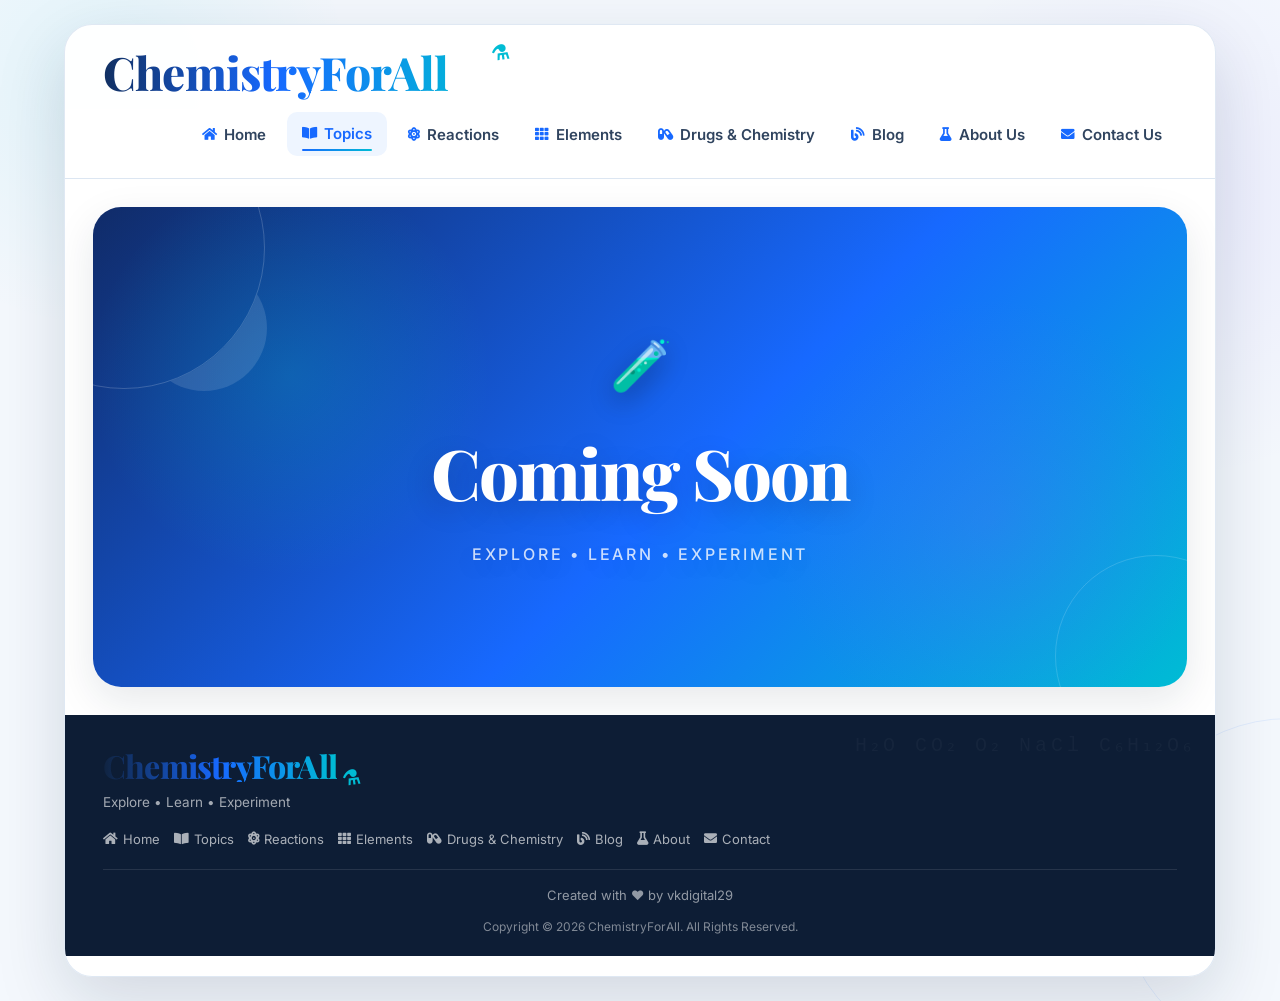
<file: topics.html>
<!DOCTYPE html><html lang="en"><head>
    <meta charset="utf-8">
    <meta name="viewport" content="width=device-width, initial-scale=1"><meta name="google-site-verification"
    content="04UHJ1PhCJGy1Vu2kl-1ek7CgkGmufRxs79IIIzAuVo">

<meta name="description"
    content="ChemistryForAll – A platform for chemistry lovers to explore, learn and understand chemistry.">

<meta name="keywords"
    content="Chemistry, ChemistryForAll, Organic Chemistry, Inorganic Chemistry, Physical Chemistry, Pharmaceutical Chemistry">

<meta name="author" content="ChemistryForAll">

<title>BlogPage - ChemistryForAll</title>

<!-- Font Awesome -->
<link rel="stylesheet"
    href="https://cdnjs.cloudflare.com/ajax/libs/font-awesome/5.15.3/css/all.min.css">

<!-- Google Fonts -->
<link rel="preconnect" href="https://fonts.gstatic.com" crossorigin>

<!-- Custom CSS -->
<link rel="stylesheet" href="css/style.css">

<!-- Favicon -->
<link rel="icon" type="image/x-icon" href="favicon/favicon48.ico">

</head><body><div class="container"><!-- =========================
     BRAND
========================== -->

<a href="#" class="logo">
    Chemistry<span>For</span>All
</a>


<!-- =========================
     HEADER / NAVIGATION
========================== -->

<header>

    <div id="menu" class="fas fa-bars"></div>

    <nav class="navbar">

        <a href="Index.html" >
            <i class="fas fa-home"></i>
            Home
        </a>
        
                <a href="topics.html" class="active">
            <i class="fas fa-book-open"></i>
            Topics
        </a>
        
        <a href="Rxn.html">
        <i class="fas fa-atom"></i>
            Reactions
        </a>

    <a href="elements.html">
            <i class="fas fa-th"></i>
            Elements
        </a>

    <a href="">
            <i class="fas fa-capsules"></i>
            Drugs & Chemistry
        </a>


        <a href="blog.html">
            <i class="fas fa-blog"></i>
            Blog
        </a>

        <a href="about.html">
            <i class="fas fa-flask"></i>
            About Us
        </a>

        <a href="contact.html">
            <i class="fas fa-envelope"></i>
            Contact Us
        </a>

    </nav>

</header>
<!-- =========================
     MAIN CONTENT
========================== -->

<main class="middle-content">
        <!-- =========================
         HERO / COMING SOON
    ========================== -->

    <div class="home-content">

        <h3>Coming Soon</h3>

    </div>




    <!-- ================= FOOTER ================= -->

    <section class="footer">

        <div class="footer-brand">
            <a href="index.html" class="logo">
                Chemistry<span>For</span>All
            </a>

            <p>
                Explore • Learn • Experiment
            </p>
        </div>

        <div class="footer-links">

            <a href="index.html">
                <i class="fas fa-home"></i> Home
            </a>

        <a href="">
            <i class="fas fa-book-open"></i>
            Topics
        </a>
        
        <a href="Rxn.html">
        <i class="fas fa-atom"></i>
            Reactions
        </a>

    <a href="">
            <i class="fas fa-th"></i>
            Elements
        </a>

    <a href="">
            <i class="fas fa-capsules"></i>
            Drugs & Chemistry
        </a>


            <a href="blog.html">
                <i class="fas fa-blog"></i> Blog
            </a>

            <a href="about.html">
                <i class="fas fa-flask"></i> About
            </a>

            <a href="contact.html">
                <i class="fas fa-envelope"></i> Contact
            </a>

        </div>

        <p class="credit">
            Created with ❤️ by vkdigital29
        </p>

        <p class="copyright">
            Copyright © 2026 ChemistryForAll. All Rights Reserved.
        </p>

    </section>

</div>


<!-- ================= MOBILE MENU ================= -->

<script>

    const menu = document.querySelector('#menu');
    const navbar = document.querySelector('.navbar');

    menu.addEventListener('click', () => {
        menu.classList.toggle('fa-times');
        navbar.classList.toggle('active');
    });

    document.querySelectorAll('.navbar a').forEach(link => {

        link.addEventListener('click', () => {
            menu.classList.remove('fa-times');
            navbar.classList.remove('active');
        });

    });

</script>

</html>
</file>
<file: css/style.css>
@import url('https://fonts.googleapis.com/css2?family=Inter:wght@400;500;600;700;800&family=Playfair+Display:wght@600;700;800&display=swap');

/* =========================================================
   ChemistryForAll v2 — MASTER STYLESHEET
   Pages covered:
   • Home
   • Blog / article content
   • About Us
   • Contact Us + Contact Form
   • Existing Diseases / Drugs / content pages
   • Tables, alerts, buttons, footer, responsive navigation

   Design language:
   Clean • Scientific • Modern • Blue/Cyan • Responsive
   ========================================================= */

:root {
    --primary: #1769ff;
    --primary-dark: #0d47b5;
    --primary-light: #eaf2ff;
    --cyan: #00bcd4;
    --cyan-light: #e8fbff;
    --teal: #00a896;
    --purple: #7657ff;
    --pink: #fc46aa;

    --ink: #10233f;
    --text: #30445f;
    --muted: #718198;

    --white: #ffffff;
    --surface: #f7faff;
    --surface-2: #eef5ff;
    --border: #dce6f2;

    --success: #159957;
    --danger: #e53935;
    --warning: #f59e0b;

    --gradient: linear-gradient(135deg, #1769ff 0%, #00bcd4 100%);
    --gradient-deep: linear-gradient(135deg, #102b68 0%, #1769ff 55%, #00bcd4 100%);
    --gradient-soft: linear-gradient(135deg, rgba(23,105,255,.10), rgba(0,188,212,.08));

    --shadow-xs: 0 3px 10px rgba(16,35,63,.05);
    --shadow-sm: 0 6px 18px rgba(16,35,63,.07);
    --shadow: 0 14px 40px rgba(16,35,63,.10);
    --shadow-lg: 0 24px 70px rgba(16,35,63,.15);

    --radius-sm: 10px;
    --radius: 18px;
    --radius-lg: 28px;

    --max-width: 1180px;
    --transition: .25s ease;
}

/* =========================================================
   RESET / BASE
   ========================================================= */

* {
    margin: 0;
    padding: 0;
    box-sizing: border-box;
    outline: none;
}

html {
    font-size: 62.5%;
    scroll-behavior: smooth;
    overflow-x: hidden;
    scrollbar-width: thin;
    scrollbar-color: var(--primary) #e8eef6;
}

.app{
    font-size: 16px;
}

body {
    min-height: 100vh;
    padding: 2.4rem 5%;
    background:
        radial-gradient(circle at 8% 8%, rgba(0,188,212,.08), transparent 25rem),
        radial-gradient(circle at 92% 20%, rgba(118,87,255,.07), transparent 28rem),
        #f4f8fd;
    color: var(--text);
    font-family: 'Inter', sans-serif;
    line-height: 1.6;
}

body::before {
    content: "";
    position: fixed;
    width: 340px;
    height: 340px;
    right: -180px;
    bottom: -160px;
    border: 1px solid rgba(23,105,255,.08);
    border-radius: 50%;
    pointer-events: none;
    z-index: -1;
}

::selection {
    color: var(--white);
    background: var(--primary);
}

img {
    max-width: 100%;
    display: block;
}

a {
    color: inherit;
    text-decoration: none;
}

button,
input,
textarea,
select {
    font: inherit;
}

button,
a {
    -webkit-tap-highlight-color: transparent;
}

button {
    cursor: pointer;
}

ul,
ol {
    padding-left: 2rem;
}

table {
    max-width: 100%;
}

html::-webkit-scrollbar {
    width: 10px;
}

html::-webkit-scrollbar-track {
    background: #e8eef6;
}

html::-webkit-scrollbar-thumb {
    background: linear-gradient(var(--primary), var(--cyan));
    border-radius: 20px;
}

/* =========================================================
   MAIN WEBSITE SHELL
   ========================================================= */

.container {
    width: min(100%, var(--max-width));
    margin: 0 auto;
    background: rgba(255,255,255,.96);
    border: 1px solid rgba(220,230,242,.9);
    border-radius: var(--radius-lg);
    box-shadow: var(--shadow-lg);
    overflow: hidden;
    position: relative;
}

/* =========================================================
   BRAND / LOGO
   ========================================================= */

.logo {
    display: block;
    width: fit-content;
    padding: 2.4rem 3.8rem 1.4rem;
    font-family: 'Playfair Display', serif;
    font-size: clamp(3rem, 5vw, 4.6rem) !important;
    font-weight: 800;
    letter-spacing: -.08rem;
    line-height: 1;
    color: var(--ink) !important;
    background: linear-gradient(90deg, var(--ink), var(--primary), var(--cyan));
    -webkit-background-clip: text;
    background-clip: text;
    -webkit-text-fill-color: transparent;
    position: relative;
}

.logo::after {
    content: "⚗";
    position: absolute;
    right: -2.2rem;
    top: 1.8rem;
    font-family: sans-serif;
    font-size: 2rem;
    color: var(--cyan);
    -webkit-text-fill-color: var(--cyan);
    transform: rotate(-8deg);
}

.logo span {
    -webkit-text-fill-color: inherit;
}

/* =========================================================
   HEADER / NAVIGATION
   ========================================================= */

header {
    min-height: 7rem;
    display: flex;
    align-items: center;
    justify-content: flex-end;
    width: 100%;
    padding: 0 3.8rem 1.8rem;
    border-bottom: 1px solid var(--border);
    background: rgba(255,255,255,.88);
    position: relative;
    z-index: 1000;
}

.navbar {
    display: flex;
    align-items: center;
    gap: .6rem;
}

header .navbar a {
    position: relative;
    display: inline-flex;
    align-items: center;
    gap: .7rem;
    padding: 1rem 1.5rem;
    border-radius: 10px;
    color: var(--text);
    font-family: 'Inter', sans-serif;
    font-size: 1.5rem;
    font-weight: 600;
    text-transform: none;
    transition: color var(--transition), background var(--transition), transform var(--transition);
}

header .navbar a i {
    color: var(--primary);
    font-size: 1.35rem;
}

header .navbar a::after {
    content: "";
    position: absolute;
    left: 1.5rem;
    right: 1.5rem;
    bottom: .5rem;
    height: 2px;
    border-radius: 5px;
    background: var(--gradient);
    transform: scaleX(0);
    transform-origin: center;
    transition: transform var(--transition);
}

header .navbar a:hover,
header .navbar a.active {
    color: var(--primary);
    background: var(--surface-2);
    transform: translateY(-1px);
}

header .navbar a:hover::after,
header .navbar a.active::after {
    transform: scaleX(1);
}

#menu {
    display: none;
    width: 4.4rem;
    height: 4.4rem;
    align-items: center;
    justify-content: center;
    border: 1px solid var(--border);
    border-radius: 12px;
    background: var(--white);
    color: var(--primary);
    font-size: 2.2rem;
    cursor: pointer;
    box-shadow: var(--shadow-xs);
}

/* =========================================================
   ANNOUNCEMENT BAR
   Works with original #top3 table AND modern .announcement-bar
   ========================================================= */

.middle-content {
    padding-bottom: 2rem;
}

#top3 {
    width: calc(100% - 5.6rem) !important;
    margin: 2.6rem auto 0;
    border: 1px solid #d8e4f2 !important;
    border-radius: 14px;
    border-collapse: separate !important;
    border-spacing: 0;
    overflow: hidden;
    background: var(--white);
    box-shadow: var(--shadow-sm);
    font-family: 'Inter', sans-serif !important;
    font-size: 1.3rem !important;
}

#top3 td {
    border: 0 !important;
    vertical-align: middle;
}

#top3 td:first-child {
    width: 11rem !important;
    min-width: 11rem;
    height: 4.8rem !important;
    padding: 1rem !important;
    background: var(--gradient) !important;
    color: var(--white) !important;
    font-weight: 800 !important;
    letter-spacing: .08rem;
    text-transform: uppercase;
    position: relative;
}

#top3 td:nth-child(2) {
    padding: .8rem 1.4rem !important;
    color: var(--text) !important;
    background: #f9fbff !important;
    border-left: 1px solid #dce6f2 !important;
}

.talkbubble::before {
    content: "";
    position: absolute;
    left: 100%;
    top: 50%;
    transform: translateY(-50%);
    width: 0;
    height: 0;
    border-top: 9px solid transparent;
    border-bottom: 9px solid transparent;
    border-left: 10px solid var(--primary);
}

.important-text {
    min-width: 0;
    overflow: hidden;
}

.important-text marquee {
    display: block;
    color: var(--text);
    font-size: 1.35rem;
    line-height: 1.6;
    padding-left: 1rem !important;
}

.important-text big {
    font-size: 1.35rem;
    font-weight: 600;
}

.important-text img {
    display: inline-block;
    width: auto;
    max-height: 18px;
    vertical-align: middle;
    margin-right: 4px;
}

/* Modern announcement version */
.announcement-bar {
    width: calc(100% - 5.6rem);
    margin: 2.6rem auto 0;
    display: flex;
    align-items: stretch;
    min-height: 4.8rem;
    overflow: hidden;
    border: 1px solid var(--border);
    border-radius: 14px;
    background: var(--white);
    box-shadow: var(--shadow-sm);
}

.announcement-label {
    flex: 0 0 11rem;
    display: flex;
    align-items: center;
    justify-content: center;
    gap: .6rem;
    padding: 1rem;
    background: var(--gradient);
    color: var(--white);
    font-size: 1.2rem;
    font-weight: 800;
    letter-spacing: .08rem;
}

.announcement-message {
    flex: 1;
    display: flex;
    align-items: center;
    justify-content: space-around;
    gap: 2rem;
    padding: .8rem 1.5rem;
    background: #f9fbff;
    color: var(--text);
    font-size: 1.35rem;
    font-weight: 600;
}

/* =========================================================
   HOME PAGE / COMING SOON
   ========================================================= */

.home-content {
    position: relative;
    min-height: 48rem;
    margin: 2.8rem;
    padding: 7rem 4rem;
    display: flex;
    align-items: center;
    justify-content: center;
    text-align: center;
    border-radius: var(--radius-lg);
    overflow: hidden;
    isolation: isolate;
    background:
        radial-gradient(circle at 18% 35%, rgba(0,188,212,.24), transparent 20rem),
        radial-gradient(circle at 82% 65%, rgba(118,87,255,.20), transparent 22rem),
        var(--gradient-deep);
    box-shadow: var(--shadow);
}

.home-content::before,
.home-content::after {
    content: "";
    position: absolute;
    border-radius: 50%;
    pointer-events: none;
    z-index: -1;
}

.home-content::before {
    width: 28rem;
    height: 28rem;
    left: -11rem;
    top: -10rem;
    border: 1px solid rgba(255,255,255,.18);
    box-shadow:
        8rem 8rem 0 -7.8rem rgba(255,255,255,.12),
        16rem 16rem 0 -15.8rem rgba(255,255,255,.12);
}

.home-content::after {
    width: 20rem;
    height: 20rem;
    right: -7rem;
    bottom: -7rem;
    border: 1px solid rgba(255,255,255,.15);
}

.home-content h3 {
    position: relative;
    margin: 0;
    color: var(--white) !important;
    background: none !important;
    -webkit-text-fill-color: initial;
    font-family: 'Playfair Display', serif;
    font-size: clamp(4rem, 8vw, 7rem);
    font-weight: 800;
    letter-spacing: -.2rem;
    text-transform: none;
    text-shadow: 0 8px 30px rgba(0,0,0,.18);
    animation: floatTitle 4s ease-in-out infinite;
}

.home-content h3::before {
    content: "🧪";
    display: block;
    margin-bottom: 1rem;
    font-family: sans-serif;
    font-size: clamp(3rem, 6vw, 5rem);
    filter: drop-shadow(0 8px 12px rgba(0,0,0,.15));
}

.home-content h3::after {
    content: "Explore • Learn • Experiment";
    display: block;
    margin-top: 1.4rem;
    font-family: 'Inter', sans-serif;
    font-size: clamp(1.2rem, 2vw, 1.6rem);
    font-weight: 500;
    letter-spacing: .28rem;
    text-transform: uppercase;
    color: rgba(255,255,255,.78);
}

/* =========================================================
   GENERAL SECTION / TYPOGRAPHY
   ========================================================= */

section {
    padding: 3rem 7%;
}

.heading {
    margin-bottom: 2.5rem;
    color: var(--ink);
    background: none;
    font-family: 'Playfair Display', serif;
    font-size: clamp(3rem, 5vw, 4.5rem);
    font-weight: 800;
    text-align: center;
    letter-spacing: -.08rem;
}

.heading span,
.page-title span {
    background: var(--gradient);
    color: transparent;
    -webkit-background-clip: text;
    background-clip: text;
}

.page-title {
    margin-bottom: 1rem;
    color: var(--ink);
    font-family: 'Playfair Display', serif;
    font-size: clamp(3rem, 5vw, 4.8rem);
    line-height: 1.15;
}

.page-subtitle {
    max-width: 75rem;
    margin: 0 auto 3rem;
    color: var(--muted);
    font-size: 1.6rem;
    text-align: center;
}

.body {
    width: 100%;
}

.body p {
    padding: .5rem 0;
    color: var(--text);
    font-size: 1.6rem;
    line-height: 1.8;
}

.body h1,
.body h3 {
    color: var(--ink);
    background: none;
    font-family: 'Playfair Display', serif;
    font-size: 4rem;
}

.body h2,
.body h4 {
    color: var(--primary);
    font-family: 'Playfair Display', serif;
}

/* =========================================================
   ABOUT PAGE
   Supports old .about/.content and newer .about-page layouts
   ========================================================= */

.about-page,
.about-section {
    padding: 4rem 6%;
}

.about-hero,
.about-heading {
    text-align: center;
    margin-bottom: 3.5rem;
}

.about-hero h1,
.about-heading h1 {
    color: var(--ink);
    font-family: 'Playfair Display', serif;
    font-size: clamp(3rem, 5vw, 4.8rem);
}

.about-hero h1 span,
.about-heading h1 span {
    background: var(--gradient);
    color: transparent;
    -webkit-background-clip: text;
    background-clip: text;
}

.about-hero p,
.about-heading p {
    max-width: 72rem;
    margin: 1rem auto 0;
    color: var(--muted);
    font-size: 1.6rem;
}

.about-grid {
    display: grid;
    grid-template-columns: repeat(2, minmax(0, 1fr));
    gap: 2rem;
}

.about-card,
.mission-card,
.vision-card,
.value-card,
.about-box {
    padding: 2.6rem;
    border: 1px solid var(--border);
    border-radius: var(--radius);
    background: var(--white);
    box-shadow: var(--shadow-sm);
    transition: transform var(--transition), box-shadow var(--transition), border-color var(--transition);
}

.about-card:hover,
.mission-card:hover,
.vision-card:hover,
.value-card:hover,
.about-box:hover {
    transform: translateY(-4px);
    border-color: rgba(23,105,255,.25);
    box-shadow: var(--shadow);
}

.about-card h2,
.about-card h3,
.mission-card h2,
.vision-card h2,
.value-card h3,
.about-box h2,
.about-box h3 {
    margin-bottom: 1rem;
    color: var(--primary);
    font-family: 'Playfair Display', serif;
    font-size: 2.4rem;
}

.about-card p,
.mission-card p,
.vision-card p,
.value-card p,
.about-box p {
    color: var(--text);
    font-size: 1.5rem;
    line-height: 1.8;
}

.about-icon {
    width: 5rem;
    height: 5rem;
    margin-bottom: 1.5rem;
    display: flex;
    align-items: center;
    justify-content: center;
    border-radius: 14px;
    background: var(--gradient-soft);
    color: var(--primary);
    font-size: 2rem;
}

.about-values {
    margin-top: 2rem;
    display: grid;
    grid-template-columns: repeat(3, minmax(0, 1fr));
    gap: 1.5rem;
}

.about .content,
.about-page .content {
    min-width: 0;
}

/* =========================================================
   LEGACY CONTENT LAYOUTS: DISEASES / ABOUT / DRUGS / CONTACT
   ========================================================= */

.diseases,
.about,
.drugs,
.contact {
    display: flex;
    flex-wrap: wrap;
    gap: 2.5rem;
    align-items: center;
}

.diseases .content,
.about .content,
.drugs .content {
    flex: 1 1 40rem;
}

.diseases .image,
.about .image,
.drugs .image,
.contact .image {
    flex: 1 1 35rem;
}

.diseases .image img,
.about .image img,
.drugs .image img,
.contact .image img {
    width: 100%;
    border-radius: var(--radius);
    box-shadow: var(--shadow);
    transition: transform var(--transition);
}

.diseases .image img:hover,
.about .image img:hover,
.drugs .image img:hover,
.contact .image img:hover {
    transform: translateY(-5px) scale(1.01);
}

.diseases .content h2,
.diseases .content h4,
.about .content h2,
.about .content h4,
.drugs .content h2,
.drugs .content h4 {
    margin-bottom: 1rem;
    color: var(--primary);
    background: none;
    font-family: 'Playfair Display', serif;
    font-size: 2.4rem;
}

.diseases .content p,
.about .content p,
.drugs .content p,
.drugs .content b {
    color: var(--text);
    font-size: 1.5rem;
}

.diseases .content a,
.diseases .content li,
.about .content a,
.about .content li,
.drugs .content a,
.drugs .content li {
    padding: .5rem 0;
    color: var(--primary);
    font-size: 1.5rem;
}

.diseases .content a:hover,
.about .content a:hover,
.drugs .content a:hover {
    color: var(--cyan);
}

.diseases .content .danger,
.drugs .content .danger {
    color: var(--danger);
}

/* =========================================================
   CHEMISTRY BOXES / ELEMENT CARDS
   ========================================================= */

.diseases .content .Boxes,
.drugs .content .Boxes,
.Boxes {
    display: flex;
    flex-wrap: wrap;
    justify-content: flex-start;
    gap: 1.2rem;
}

.diseases .content .box,
.drugs .content .box,
.element-box,
.Boxes .box {
    width: 7rem;
    height: 6rem;
    margin: 0;
    display: flex;
    align-items: center;
    justify-content: center;
    border: 1px solid #c9d8eb;
    border-radius: 12px;
    background: var(--gradient-soft);
    color: var(--primary);
    box-shadow: var(--shadow-sm);
    transition: transform var(--transition), border-color var(--transition);
}

.diseases .content .box:hover,
.drugs .content .box:hover,
.element-box:hover,
.Boxes .box:hover {
    transform: translateY(-4px);
    border-color: rgba(23,105,255,.35);
}

/* =========================================================
   BLOG PAGE
   ========================================================= */

.blog-page,
.blog-section,
.blog-container {
    padding: 4rem 6%;
}

.blog-header {
    text-align: center;
    margin-bottom: 3.5rem;
}

.blog-header h1,
.blog-page h1 {
    color: var(--ink);
    font-family: 'Playfair Display', serif;
    font-size: clamp(3rem, 5vw, 4.8rem);
    line-height: 1.15;
}

.blog-header h1 span,
.blog-page h1 span {
    background: var(--gradient);
    color: transparent;
    -webkit-background-clip: text;
    background-clip: text;
}

.blog-header p {
    max-width: 72rem;
    margin: 1rem auto 0;
    color: var(--muted);
    font-size: 1.6rem;
}

.blog-grid,
.blog-container .posts,
.posts-grid,
.blog-posts {
    display: grid;
    grid-template-columns: repeat(3, minmax(0, 1fr));
    gap: 2rem;
}

.blog-card,
.post-card,
.blog-post,
.article-card {
    display: flex;
    flex-direction: column;
    min-width: 0;
    overflow: hidden;
    border: 1px solid var(--border);
    border-radius: var(--radius);
    background: var(--white);
    box-shadow: var(--shadow-sm);
    transition: transform var(--transition), box-shadow var(--transition), border-color var(--transition);
}

.blog-card:hover,
.post-card:hover,
.blog-post:hover,
.article-card:hover {
    transform: translateY(-5px);
    border-color: rgba(23,105,255,.25);
    box-shadow: var(--shadow);
}

.blog-card img,
.post-card img,
.blog-post img,
.article-card img {
    width: 100%;
    aspect-ratio: 16 / 9;
    object-fit: cover;
}

.blog-card .content,
.post-card .content,
.blog-post .content,
.article-card .content {
    padding: 2rem;
}

.blog-card .category,
.post-card .category,
.article-category {
    display: inline-flex;
    width: fit-content;
    margin-bottom: 1rem;
    padding: .45rem .9rem;
    border-radius: 999px;
    background: var(--primary-light);
    color: var(--primary);
    font-size: 1.1rem;
    font-weight: 800;
    letter-spacing: .04rem;
    text-transform: uppercase;
}

.blog-card h2,
.blog-card h3,
.post-card h2,
.post-card h3,
.blog-post h2,
.blog-post h3,
.article-card h2,
.article-card h3 {
    margin-bottom: .8rem;
    color: var(--ink);
    font-family: 'Playfair Display', serif;
    font-size: 2.2rem;
    line-height: 1.3;
}

.blog-card p,
.post-card p,
.blog-post p,
.article-card p {
    color: var(--text);
    font-size: 1.45rem;
    line-height: 1.75;
}

.blog-card .read-more,
.post-card .read-more,
.article-card .read-more {
    display: inline-flex;
    align-items: center;
    gap: .6rem;
    margin-top: 1.4rem;
    color: var(--primary);
    font-size: 1.4rem;
    font-weight: 700;
}

.blog-card .read-more:hover,
.post-card .read-more:hover,
.article-card .read-more:hover {
    color: var(--cyan);
}

/* Blog/article reading page */
.article,
.blog-article,
.post-content,
.article-content {
    max-width: 85rem;
    margin: 0 auto;
    padding: 4rem 6%;
}

.article-title,
.blog-article h1 {
    margin-bottom: 1rem;
    color: var(--ink);
    font-family: 'Playfair Display', serif;
    font-size: clamp(3rem, 5vw, 5.2rem);
    line-height: 1.15;
}

.article-meta,
.post-meta {
    display: flex;
    flex-wrap: wrap;
    gap: 1.2rem;
    margin-bottom: 3rem;
    color: var(--muted);
    font-size: 1.3rem;
}

.article-content h2,
.article-content h3,
.post-content h2,
.post-content h3 {
    margin: 3rem 0 1rem;
    color: var(--ink);
    font-family: 'Playfair Display', serif;
}

.article-content h2,
.post-content h2 {
    font-size: 2.8rem;
}

.article-content h3,
.post-content h3 {
    font-size: 2.2rem;
}

.article-content p,
.post-content p {
    margin-bottom: 1.5rem;
    color: var(--text);
    font-size: 1.65rem;
    line-height: 1.9;
}

.article-content ul,
.article-content ol,
.post-content ul,
.post-content ol {
    margin: 1rem 0 2rem;
    color: var(--text);
    font-size: 1.55rem;
    line-height: 1.8;
}

.article-content li,
.post-content li {
    margin-bottom: .7rem;
}

.article-content blockquote,
.post-content blockquote {
    margin: 2rem 0;
    padding: 1.5rem 2rem;
    border-left: 4px solid var(--cyan);
    border-radius: 0 12px 12px 0;
    background: var(--surface-2);
    color: var(--text);
    font-size: 1.55rem;
}

.article-content img,
.post-content img {
    margin: 2rem auto;
    border-radius: var(--radius);
    box-shadow: var(--shadow-sm);
}

/* =========================================================
   TABLES
   ========================================================= */

.table-wrapper {
    width: 100%;
    overflow-x: auto;
    margin: 1.5rem 0;
    border-radius: 12px;
}

.drugs .content .table,
.table {
    width: 100%;
    overflow: hidden;
    border: 1px solid var(--border);
    border-radius: 12px;
    border-collapse: separate;
    border-spacing: 0;
    background: var(--white);
    box-shadow: var(--shadow-sm);
    font-size: 1.3rem;
}

.drugs .content .table th,
.table th {
    padding: 1.1rem;
    border: 0;
    background: var(--gradient-deep);
    color: var(--white);
    text-align: left;
    font-weight: 700;
}

.drugs .content .table td,
.table td {
    padding: 1rem;
    border: 0;
    border-top: 1px solid var(--border);
    color: var(--text);
}

.drugs .content .table tr:nth-child(even),
.table tr:nth-child(even) {
    background: #f8fbff;
}

.drugs .content .table tr:hover,
.table tr:hover {
    background: #eef6ff;
}

/* =========================================================
   CONTACT PAGE — NEW MODERN LAYOUT
   ========================================================= */

.contact-page {
    padding: 4.5rem 6%;
}

.contact-heading {
    max-width: 82rem;
    margin: 0 auto 3.5rem;
    text-align: center;
}

.section-tag {
    display: inline-flex;
    align-items: center;
    gap: .7rem;
    margin-bottom: 1rem;
    padding: .65rem 1.1rem;
    border: 1px solid rgba(23,105,255,.12);
    border-radius: 999px;
    background: var(--primary-light);
    color: var(--primary);
    font-size: 1.15rem;
    font-weight: 800;
    letter-spacing: .06rem;
}

.contact-heading h1 {
    margin-bottom: 1rem;
    color: var(--ink);
    font-family: 'Playfair Display', serif;
    font-size: clamp(3.2rem, 5vw, 5rem);
    line-height: 1.1;
}

.contact-heading h1 span {
    background: var(--gradient);
    color: transparent;
    -webkit-background-clip: text;
    background-clip: text;
}

.contact-heading p {
    max-width: 70rem;
    margin: 0 auto;
    color: var(--muted);
    font-size: 1.55rem;
}

.contact-wrapper {
    display: grid;
    grid-template-columns: minmax(0, .85fr) minmax(0, 1.15fr);
    gap: 2.5rem;
    align-items: stretch;
}

.contact-info {
    position: relative;
    overflow: hidden;
    padding: 3rem;
    border-radius: var(--radius-lg);
    background:
        radial-gradient(circle at 90% 10%, rgba(0,188,212,.25), transparent 16rem),
        var(--gradient-deep);
    color: var(--white);
    box-shadow: var(--shadow);
}

.contact-info::before {
    content: "";
    position: absolute;
    width: 24rem;
    height: 24rem;
    right: -12rem;
    bottom: -12rem;
    border: 1px solid rgba(255,255,255,.16);
    border-radius: 50%;
}

.contact-info-header {
    position: relative;
    display: flex;
    align-items: center;
    gap: 1.4rem;
    margin-bottom: 2.5rem;
    z-index: 1;
}

.contact-icon {
    width: 5.5rem;
    height: 5.5rem;
    flex: 0 0 5.5rem;
    display: flex;
    align-items: center;
    justify-content: center;
    border: 1px solid rgba(255,255,255,.2);
    border-radius: 16px;
    background: rgba(255,255,255,.12);
    color: var(--white);
    font-size: 2.4rem;
}

.contact-info-header h2 {
    margin-bottom: .3rem;
    color: var(--white);
    font-family: 'Playfair Display', serif;
    font-size: 2.7rem;
}

.contact-info-header p {
    color: rgba(255,255,255,.72);
    font-size: 1.35rem;
}

.info-card {
    position: relative;
    display: flex;
    align-items: flex-start;
    gap: 1.3rem;
    margin-top: 1.3rem;
    padding: 1.5rem;
    border: 1px solid rgba(255,255,255,.12);
    border-radius: 14px;
    background: rgba(255,255,255,.07);
    backdrop-filter: blur(5px);
    z-index: 1;
    transition: transform var(--transition), background var(--transition);
}

.info-card:hover {
    transform: translateX(4px);
    background: rgba(255,255,255,.12);
}

.info-icon {
    width: 4rem;
    height: 4rem;
    flex: 0 0 4rem;
    display: flex;
    align-items: center;
    justify-content: center;
    border-radius: 12px;
    background: rgba(255,255,255,.13);
    color: #9cefff;
    font-size: 1.6rem;
}

.info-card h3 {
    margin-bottom: .25rem;
    color: var(--white);
    font-size: 1.6rem;
    font-weight: 800;
}

.info-card p {
    margin-bottom: .25rem;
    color: rgba(255,255,255,.67);
    font-size: 1.3rem;
    line-height: 1.5;
}

.info-card a {
    color: #9cefff;
    font-size: 1.3rem;
    font-weight: 700;
    word-break: break-word;
}

.info-card a:hover {
    color: var(--white);
}

.chemistry-decoration {
    position: relative;
    display: flex;
    flex-wrap: wrap;
    gap: .8rem;
    margin-top: 2rem;
    z-index: 1;
}

.chemistry-decoration span {
    min-width: 4.5rem;
    padding: .55rem .8rem;
    border: 1px solid rgba(255,255,255,.13);
    border-radius: 8px;
    background: rgba(255,255,255,.06);
    color: rgba(255,255,255,.42);
    font-family: monospace;
    font-size: 1.2rem;
    text-align: center;
}

.contact-form-container {
    min-width: 0;
    padding: 3rem;
    border: 1px solid var(--border);
    border-radius: var(--radius-lg);
    background: var(--white);
    box-shadow: var(--shadow);
}

.form-header {
    margin-bottom: 2.2rem;
}

.form-header h2 {
    margin-bottom: .5rem;
    color: var(--ink);
    font-family: 'Playfair Display', serif;
    font-size: 2.8rem;
}

.form-header p {
    color: var(--muted);
    font-size: 1.35rem;
}

.contact-form {
    width: 100%;
}

.contact-form .form-group {
    margin-bottom: 1.5rem;
}

.contact-form label {
    display: flex;
    align-items: center;
    gap: .65rem;
    margin-bottom: .65rem;
    color: var(--ink);
    font-size: 1.35rem;
    font-weight: 700;
}

.contact-form label i {
    color: var(--primary);
    width: 1.5rem;
    text-align: center;
}

.contact-form input,
.contact-form select,
.contact-form textarea {
    width: 100%;
    min-height: 4.8rem;
    padding: 1.25rem 1.4rem;
    border: 1px solid var(--border);
    border-radius: 11px;
    background: #fbfdff;
    color: var(--ink);
    font-family: 'Inter', sans-serif;
    font-size: 1.45rem;
    text-transform: none;
    transition: border-color var(--transition), box-shadow var(--transition), background var(--transition);
}

.contact-form input::placeholder,
.contact-form textarea::placeholder {
    color: #9aa8ba;
}

.contact-form textarea {
    min-height: 16rem;
    resize: vertical;
    line-height: 1.6;
}

.contact-form input:focus,
.contact-form select:focus,
.contact-form textarea:focus {
    border-color: var(--primary);
    background: var(--white);
    box-shadow: 0 0 0 4px rgba(23,105,255,.10);
}

.contact-form select {
    appearance: auto;
}

.form-check {
    display: flex;
    align-items: flex-start;
    gap: .8rem;
    margin: 1rem 0 1.5rem;
}

.form-check input {
    width: 2rem;
    min-width: 2rem;
    height: 2rem;
    min-height: 2rem;
    margin-top: .1rem;
    padding: 0;
    accent-color: var(--primary);
}

.form-check label {
    display: block;
    margin: 0;
    color: var(--text);
    font-size: 1.25rem;
    font-weight: 500;
    line-height: 1.5;
}

.contact-submit {
    min-width: 18rem;
    min-height: 5rem;
    border: 0;
}

.contact-submit i {
    transition: transform var(--transition);
}

.contact-submit:hover i {
    transform: translateX(4px);
}

/* Legacy contact form */
.contact {
    align-items: stretch;
}

.contact form {
    flex: 1 1 50rem;
    padding: 2.5rem;
    border: 1px solid var(--border);
    border-radius: var(--radius);
    background: var(--white);
    box-shadow: var(--shadow);
}

.contact form .inputBox {
    display: flex;
    justify-content: space-between;
    flex-wrap: wrap;
    gap: 1rem;
}

.contact form .inputBox input,
.contact form .box,
.contact form textarea {
    width: 100%;
    padding: 1.2rem 1.4rem;
    margin: .6rem 0;
    border: 1px solid var(--border);
    border-radius: 11px;
    background: #fbfdff;
    color: var(--ink);
    font-family: 'Inter', sans-serif;
    font-size: 1.5rem;
    text-transform: none;
    transition: border-color var(--transition), box-shadow var(--transition), background var(--transition);
}

.contact form .inputBox input:focus,
.contact form .box:focus,
.contact form textarea:focus {
    border-color: var(--primary);
    background: var(--white);
    box-shadow: 0 0 0 4px rgba(23,105,255,.10);
}

.contact form .inputBox input {
    width: calc(50% - .5rem);
}

.contact form textarea {
    height: 20rem;
    resize: vertical;
}

/* =========================================================
   BUTTONS
   ========================================================= */

.btn {
    display: inline-flex;
    align-items: center;
    justify-content: center;
    gap: .7rem;
    margin-top: 1rem;
    padding: 1rem 2.4rem;
    border-radius: 12px;
    background: var(--gradient);
    color: var(--white);
    cursor: pointer;
    font-family: 'Inter', sans-serif;
    font-size: 1.5rem;
    font-weight: 700;
    box-shadow: 0 10px 24px rgba(23,105,255,.20);
    transition: transform var(--transition), box-shadow var(--transition);
}

.btn:hover {
    transform: translateY(-3px);
    box-shadow: 0 15px 30px rgba(23,105,255,.28);
}

.btn:active {
    transform: translateY(-1px);
}

.btn-outline {
    display: inline-flex;
    align-items: center;
    justify-content: center;
    gap: .7rem;
    padding: 1rem 2.2rem;
    border: 1px solid var(--primary);
    border-radius: 12px;
    background: transparent;
    color: var(--primary);
    font-size: 1.5rem;
    font-weight: 700;
    transition: all var(--transition);
}

.btn-outline:hover {
    background: var(--primary);
    color: var(--white);
}

/* =========================================================
   ALERTS / DISCLAIMERS
   ========================================================= */

.disclaimer {
    padding: 1rem 1.4rem;
    border-left: 4px solid var(--danger);
    border-radius: 0 10px 10px 0;
    background: #fff4f4;
    color: var(--danger);
    font-size: 1.5rem;
    font-weight: 700;
}

.alert {
    --bs-alert-bg: #f4f8ff;
    --bs-alert-color: var(--text);
    --bs-alert-border-color: var(--border);
    --bs-alert-border: 1px solid var(--bs-alert-border-color);
    --bs-alert-border-radius: 12px;

    position: relative;
    padding: 1rem 1.2rem;
    margin-bottom: 1rem;
    color: var(--bs-alert-color);
    background: var(--bs-alert-bg);
    border: var(--bs-alert-border);
    border-radius: var(--bs-alert-border-radius);
}

.alert-primary { --bs-alert-color: #084298; --bs-alert-bg: #e8f1ff; --bs-alert-border-color: #b8d1ff; }
.alert-secondary { --bs-alert-color: #41464b; --bs-alert-bg: #f0f1f3; --bs-alert-border-color: #d8dbe0; }
.alert-success { --bs-alert-color: #0f5132; --bs-alert-bg: #e5f7ee; --bs-alert-border-color: #bce8d0; }
.alert-info { --bs-alert-color: #055160; --bs-alert-bg: #e3f9fc; --bs-alert-border-color: #b8edf4; }
.alert-warning { --bs-alert-color: #664d03; --bs-alert-bg: #fff8df; --bs-alert-border-color: #f3e2a6; }
.alert-danger { --bs-alert-color: #842029; --bs-alert-bg: #fff0f1; --bs-alert-border-color: #f2c4c8; }
.alert-light { --bs-alert-color: #636464; --bs-alert-bg: #fff; --bs-alert-border-color: #e8ebef; }
.alert-dark { --bs-alert-color: #141619; --bs-alert-bg: #e5e7ea; --bs-alert-border-color: #c8ccd1; }

.custom_alert {
    position: fixed;
    left: 50%;
    bottom: 2rem;
    z-index: 99999;
    width: fit-content;
    max-width: calc(100% - 3rem);
    transform: translateX(-50%);
    animation: alert_animate .6s ease-out;
}

.custom_alert.closed {
    opacity: 0;
    pointer-events: none;
}

.custom_alert .alert {
    margin: 0;
    box-shadow: var(--shadow-lg);
}

/* =========================================================
   FOOTER
   ========================================================= */

.footer {
    position: relative;
    padding: 3.5rem 3.8rem 2rem;
    background: #0d1d35;
    color: rgba(255,255,255,.72);
    overflow: hidden;
}

.footer::before {
    content: "H₂O   CO₂   O₂   NaCl   C₆H₁₂O₆";
    position: absolute;
    right: 2rem;
    top: 1.5rem;
    color: rgba(255,255,255,.035);
    font-family: monospace;
    font-size: 2rem;
    letter-spacing: .4rem;
    pointer-events: none;
}

.footer-brand {
    position: relative;
    z-index: 1;
}

.footer .logo {
    padding: 0;
    margin-bottom: 1rem;
    font-size: 3.2rem !important;
}

.footer-brand p {
    color: rgba(255,255,255,.62);
    font-size: 1.35rem;
}

.footer-links {
    position: relative;
    z-index: 1;
    display: flex;
    flex-wrap: wrap;
    gap: 1.4rem;
    margin: 1.5rem 0;
}

.footer-links a {
    display: inline-flex;
    align-items: center;
    gap: .5rem;
    color: rgba(255,255,255,.65);
    font-size: 1.3rem;
    transition: color var(--transition);
}

.footer-links a:hover {
    color: #62d8ff;
}

.footer .box-container {
    display: flex;
    flex-wrap: wrap;
    gap: 1.5rem;
}

.footer .box-container .box {
    flex: 1 1 20rem;
}

.footer .box-container .box h3 {
    padding: .7rem 0;
    color: #62d8ff;
    font-family: 'Playfair Display', serif;
    font-size: 2.3rem;
}

.footer .box-container .box p {
    padding: .7rem 0;
    color: rgba(255,255,255,.62);
    font-size: 1.4rem;
}

.footer .box-container .box a {
    display: block;
    padding: .7rem 0;
    color: rgba(255,255,255,.62);
    font-size: 1.4rem;
    transition: color var(--transition), padding-left var(--transition);
}

.footer .box-container .box a:hover {
    padding-left: .5rem;
    color: #62d8ff;
}

.footer .box-container .box p i {
    padding-right: .5rem;
    color: #62d8ff;
}

.footer .box-container .box .pnbtn {
    width: 100px;
    color: var(--white);
}

.footer .credit {
    position: relative;
    z-index: 1;
    margin-top: 2rem;
    padding: 1.5rem 1rem .5rem;
    border-top: 1px solid rgba(255,255,255,.10);
    color: rgba(255,255,255,.55);
    font-size: 1.3rem;
    text-align: center;
}

.footer .credit:first-child {
    color: rgba(255,255,255,.78);
    font-size: 1.5rem;
}

.footer h1.credit {
    color: #ff7c7c !important;
    font-size: 1.2rem !important;
}

.footer .copyright {
    position: relative;
    z-index: 1;
    margin-top: .6rem;
    color: rgba(255,255,255,.48);
    font-size: 1.2rem;
    text-align: center;
}

/* =========================================================
   BACK TO TOP
   ========================================================= */

.back-to-top {
    position: fixed;
    right: 2rem;
    bottom: 2rem;
    z-index: 9999;
    width: 4.6rem;
    height: 4.6rem;
    display: flex;
    align-items: center;
    justify-content: center;
    border-radius: 50%;
    border: 1px solid rgba(255,255,255,.25);
    background: var(--gradient);
    color: var(--white);
    padding: .5rem;
    cursor: pointer;
    box-shadow: var(--shadow);
    transition: transform var(--transition);
}

.back-to-top:hover {
    transform: translateY(-4px);
}

/* =========================================================
   UTILITY CLASSES
   ========================================================= */

.text-gradient {
    color: transparent;
    background: var(--gradient);
    -webkit-background-clip: text;
    background-clip: text;
}

.card {
    padding: 2rem;
    border: 1px solid var(--border);
    border-radius: var(--radius);
    background: var(--white);
    box-shadow: var(--shadow-sm);
}

.rounded {
    border-radius: var(--radius);
}

.shadow {
    box-shadow: var(--shadow);
}

.text-center {
    text-align: center;
}

.mt-1 { margin-top: 1rem; }
.mt-2 { margin-top: 2rem; }
.mt-3 { margin-top: 3rem; }

.mb-1 { margin-bottom: 1rem; }
.mb-2 { margin-bottom: 2rem; }
.mb-3 { margin-bottom: 3rem; }

/* =========================================================
   ANIMATIONS
   ========================================================= */

@keyframes floatTitle {
    0%, 100% {
        transform: translateY(0);
    }

    50% {
        transform: translateY(-7px);
    }
}

@keyframes alert_animate {
    0% {
        opacity: 0;
        transform: translate(-50%, 15px);
    }

    100% {
        opacity: 1;
        transform: translate(-50%, 0);
    }
}

@keyframes fadeUp {
    from {
        opacity: 0;
        transform: translateY(12px);
    }

    to {
        opacity: 1;
        transform: translateY(0);
    }
}

/* =========================================================
   TABLET
   ========================================================= */

@media (max-width: 991px) {

    html {
        font-size: 56%;
    }

    body {
        padding: 1.5rem;
    }

    .container {
        border-radius: 22px;
    }

    .logo {
        padding-left: 2.5rem;
    }

    header {
        padding: 0 2.5rem 1.6rem;
    }

    #top3,
    .announcement-bar {
        width: calc(100% - 4rem) !important;
    }

    .home-content {
        margin: 2rem;
        min-height: 42rem;
        padding: 5rem 2.5rem;
    }

    .contact-wrapper {
        grid-template-columns: 1fr;
    }

    .blog-grid,
    .blog-container .posts,
    .posts-grid,
    .blog-posts {
        grid-template-columns: repeat(2, minmax(0, 1fr));
    }

    .about-values {
        grid-template-columns: repeat(2, minmax(0, 1fr));
    }
}

/* =========================================================
   MOBILE
   ========================================================= */

@media (max-width: 768px) {

    body {
        padding: .8rem;
    }

    .container {
        border-radius: 18px;
    }

    .logo {
        padding: 2rem 2rem 1rem;
        font-size: 3.4rem !important;
    }

    .logo::after {
        right: -1.3rem;
        top: 1.5rem;
    }

    header {
        min-height: 5.5rem;
        padding: 0 2rem 1.4rem;
        justify-content: flex-end;
    }

    #menu {
        display: flex;
    }

    header .navbar {
        position: absolute;
        top: calc(100% - .2rem);
        left: 1.5rem;
        right: 1.5rem;
        display: block;
        padding: 1rem;
        border: 1px solid var(--border);
        border-radius: 14px;
        background: rgba(255,255,255,.98);
        box-shadow: var(--shadow-lg);
        clip-path: polygon(0 0, 100% 0, 100% 0, 0 0);
        transition: clip-path .3s ease;
    }

    header .navbar.active {
        clip-path: polygon(0 0, 100% 0, 100% 100%, 0 100%);
    }

    header .navbar a {
        display: flex;
        justify-content: center;
        margin: .3rem 0;
        padding: 1.2rem;
        text-align: center;
        font-size: 1.6rem;
    }

    header .navbar a::after {
        display: none;
    }

    #top3,
    .announcement-bar {
        width: calc(100% - 2.8rem) !important;
        margin-top: 1.8rem;
    }

    #top3 td:first-child {
        width: 8rem !important;
        min-width: 8rem;
        font-size: 1.1rem !important;
    }

    .important-text marquee,
    .important-text big {
        font-size: 1.15rem;
    }

    .announcement-bar {
        display: block;
    }

    .announcement-label {
        width: 100%;
        min-height: 4.2rem;
    }

    .announcement-message {
        min-height: 4.5rem;
        padding: .8rem 1rem;
        flex-direction: column;
        gap: .3rem;
        text-align: center;
    }

    .home-content {
        min-height: 36rem;
        margin: 1.5rem;
        padding: 4rem 1.5rem;
        border-radius: 20px;
    }

    .home-content h3 {
        font-size: 4.4rem;
    }

    .home-content h3::after {
        letter-spacing: .15rem;
        font-size: 1.05rem;
    }

    section {
        padding: 2.5rem 5%;
    }

    .about-page,
    .about-section,
    .blog-page,
    .blog-section,
    .blog-container,
    .contact-page {
        padding: 3rem 5%;
    }

    .about-grid,
    .about-values,
    .blog-grid,
    .blog-container .posts,
    .posts-grid,
    .blog-posts {
        grid-template-columns: 1fr;
    }

    .contact-info,
    .contact-form-container {
        padding: 2.2rem;
        border-radius: 20px;
    }

    .contact-heading {
        margin-bottom: 2.5rem;
    }

    .contact-heading h1 {
        font-size: 3.5rem;
    }

    .contact-form input,
    .contact-form select,
    .contact-form textarea {
        font-size: 1.5rem;
    }

    .contact-submit {
        width: 100%;
    }

    .contact form .inputBox input {
        width: 100%;
    }

    .footer {
        padding: 3rem 2rem 1.5rem;
    }

    .footer-links {
        gap: 1rem;
    }
}

/* =========================================================
   SMALL PHONES
   ========================================================= */

@media (max-width: 400px) {

    html {
        font-size: 52%;
    }

    body {
        padding: .5rem;
    }

    .logo {
        font-size: 3rem !important;
    }

    #top3 {
        width: calc(100% - 2rem) !important;
    }

    #top3 td:first-child {
        width: 7rem !important;
        min-width: 7rem;
        padding: .7rem !important;
    }

    .home-content {
        min-height: 32rem;
        margin: 1rem;
    }

    .home-content h3 {
        font-size: 3.8rem;
    }

    .contact-info,
    .contact-form-container {
        padding: 1.7rem;
    }

    .contact-info-header {
        align-items: flex-start;
    }

    .contact-icon {
        width: 4.8rem;
        height: 4.8rem;
        flex-basis: 4.8rem;
    }

    .form-check label {
        font-size: 1.15rem;
    }
}

/* =========================================================
   ACCESSIBILITY / REDUCED MOTION
   ========================================================= */

@media (prefers-reduced-motion: reduce) {

    html {
        scroll-behavior: auto;
    }

    *,
    *::before,
    *::after {
        animation-duration: .01ms !important;
        animation-iteration-count: 1 !important;
        transition-duration: .01ms !important;
    }
}
</file>
<file: css/elements.css>
:root {
    --bg: #f5f7fb;
    --card: #fff;
    --text: #172033;
    --muted: #687386;
    --line: #dfe4ec;
    --accent: #635bff;
    --shadow: 0 20px 60px rgba(25,35,55,.14)
}

* { box-sizing: border-box }

body {
    margin: 0;
    font-family: Inter, ui-sans-serif, system-ui, -apple-system, "Segoe UI", sans-serif;
    background: var(--bg);
    color: var(--text)
}

body.modal-open { overflow: hidden }

/* category colours: one variable drives dots, tiles and the modal */
.alkali { --c: #ff7676 }
.alkaline { --c: #ffb45e }
.transition { --c: #9b7cff }
.post-transition { --c: #61c7a5 }
.metalloid { --c: #f0ca55 }
.nonmetal { --c: #4f8cff }
.halogen { --c: #ed7cc4 }
.noble-gas { --c: #65b8e8 }
.lanthanide { --c: #8fbf5a }
.actinide { --c: #e28b72 }
.unknown { --c: #aab0bd }

.elements-page { max-width: 1500px; margin: auto; padding: 42px 28px }

.page-header {
    display: flex;
    justify-content: space-between;
    gap: 30px;
    align-items: end;
    margin-bottom: 25px
}

.eyebrow { font-size: 11px; font-weight: 800; letter-spacing: .16em; color: var(--accent) }
h1 { font-size: clamp(30px, 4vw, 52px); margin: 6px 0 }
.page-header p { color: var(--muted); margin: 0 }

.search-wrap input {
    width: min(390px, 90vw);
    padding: 14px 17px;
    border: 1px solid var(--line);
    border-radius: 14px;
    background: #fff;
    font-size: 14px;
    outline: none
}
.search-wrap input:focus { border-color: var(--accent); box-shadow: 0 0 0 3px rgba(99,91,255,.15) }
.search-count { font-size: 12px; color: var(--muted); margin-top: 6px; min-height: 16px }

.legend { display: flex; flex-wrap: wrap; gap: 8px 10px; margin: 20px 0; font-size: 12px }
.legend button {
    display: flex;
    align-items: center;
    gap: 6px;
    padding: 6px 11px;
    border: 1px solid var(--line);
    border-radius: 999px;
    background: #fff;
    color: var(--muted);
    font: inherit;
    text-transform: capitalize;
    cursor: pointer
}
.legend button:hover { border-color: var(--c) }
.legend button.active { background: var(--c); border-color: var(--c); color: #172033; font-weight: 700 }

.dot { width: 9px; height: 9px; border-radius: 50%; display: inline-block; background: var(--c, #aaa) }

.periodic-table {
    display: grid;
    grid-template-columns: repeat(18, minmax(50px, 1fr));
    grid-template-rows: repeat(7, 78px) 18px repeat(2, 78px);
    gap: 7px;
    overflow: auto;
    padding: 4px
}

.element {
    position: relative;
    border: 1px solid var(--line);
    border-top: 3px solid var(--c, var(--line));
    border-radius: 12px;
    background: #fff;
    padding: 7px 5px;
    cursor: pointer;
    text-align: center;
    transition: .2s;
    min-width: 50px;
    font: inherit;
    color: inherit
}
.element:hover, .element:focus-visible {
    transform: translateY(-3px);
    box-shadow: 0 10px 25px rgba(25,35,55,.12);
    border-color: var(--accent);
    border-top-color: var(--c);
    outline: none
}
.element.dim { opacity: .15 }
.element small { position: absolute; top: 5px; left: 6px; font-size: 9px; color: var(--muted) }
.element strong { display: block; font-size: 23px; margin-top: 11px }
.element span {
    display: block;
    font-size: 9px;
    color: var(--muted);
    white-space: nowrap;
    overflow: hidden;
    text-overflow: ellipsis
}

.placeholder {
    border: 1px dashed var(--c);
    border-radius: 12px;
    display: grid;
    place-items: center;
    font-size: 11px;
    color: var(--muted);
    background: rgba(255,255,255,.5)
}

.series-label { font-size: 10px; color: var(--muted); align-self: center; padding-left: 4px }

.modal-backdrop {
    position: fixed;
    inset: 0;
    background: rgba(12,18,30,.58);
    backdrop-filter: blur(7px);
    z-index: 50;
    overflow: auto;
    padding: 30px
}
.modal-backdrop[hidden] { display: none }

.element-modal {
    position: relative;
    max-width: 1000px;
    margin: auto;
    background: #fff;
    border-radius: 26px;
    box-shadow: var(--shadow);
    padding: 32px
}

.close-btn {
    position: absolute;
    right: 18px;
    top: 14px;
    border: 0;
    background: #f1f3f7;
    border-radius: 50%;
    width: 38px;
    height: 38px;
    font-size: 27px;
    cursor: pointer
}

.element-hero { display: flex; align-items: center; gap: 22px; padding-right: 50px; margin-bottom: 25px }
.big-symbol {
    flex: none;
    width: 105px;
    height: 105px;
    border-radius: 22px;
    display: grid;
    place-items: center;
    font-size: 43px;
    font-weight: 900;
    background: #f2f4f9;
    border-top: 5px solid var(--c, var(--accent))
}
.element-hero h2 { font-size: 38px; margin: 4px 0 }
.element-hero p { color: var(--muted); margin: 0; text-transform: none }
.badge {
    display: inline-block;
    margin-left: 8px;
    padding: 2px 8px;
    border-radius: 999px;
    background: #fff4d6;
    color: #8a6a00;
    font-size: 10px;
    font-weight: 700;
    letter-spacing: 0;
    vertical-align: middle
}

.property-grid { display: grid; grid-template-columns: repeat(4, 1fr); gap: 10px; margin-bottom: 28px }
.prop { background: #f7f8fb; border: 1px solid #eceff4; border-radius: 14px; padding: 13px }
.prop label { display: block; color: var(--muted); font-size: 10px; text-transform: uppercase; letter-spacing: .06em }
.prop strong { display: block; margin-top: 5px; font-size: 14px; line-height: 1.4 }

.detail-section { border-top: 1px solid var(--line); padding-top: 23px; margin-top: 23px }
.detail-section h2 { font-size: 20px }

.atomic-layout { display: grid; grid-template-columns: 300px 1fr; gap: 20px }
.atom-card, .structure-text, .hybrid-card, .chemistry-info {
    background: #f8f9fc;
    border: 1px solid #e8ebf1;
    border-radius: 18px
}
.atom-card { display: grid; place-items: center; padding: 12px }
.atom-svg { width: 270px; max-width: 100% }
.shell { fill: none; stroke: #cfd5e1 }
.nucleus { fill: #635bff }
.atom-svg text { fill: #fff; font-size: 8px; font-weight: 800 }
.electron { fill: #4f8cff }

.structure-text { padding: 18px }
.fact { display: flex; justify-content: space-between; gap: 20px; padding: 14px 0; border-bottom: 1px solid #e4e7ee }
.fact:last-child { border-bottom: 0 }
.fact b { font-size: 13px }
.fact span { color: var(--muted); text-align: right }

.hybrid-grid { display: grid; grid-template-columns: repeat(3, 1fr); gap: 14px }
.hybrid-card { padding: 17px }
.hybrid-card b { font-size: 22px }
.hybrid-card span { display: block; color: var(--muted); font-size: 12px; margin-top: 4px }
.hybrid-visual { margin-top: 8px }
.hybrid-visual svg { width: 120px; height: 120px }
.orbital { stroke: #635bff; stroke-width: 4; stroke-linecap: round }
.center { fill: #172033 }

.chemistry-info { padding: 18px }
.chemistry-info p { line-height: 1.7; color: #4f596c; margin-top: 0 }
.tags { display: flex; flex-wrap: wrap; gap: 8px }
.tags span {
    padding: 7px 10px;
    border-radius: 999px;
    background: #fff;
    border: 1px solid var(--line);
    font-size: 11px;
    color: var(--muted)
}
.empty-note { padding: 18px; background: #f7f8fb; border-radius: 14px; color: var(--muted); font-size: 13px; grid-column: 1 / -1 }

.modal-nav { display: flex; justify-content: space-between; margin-top: 26px }
.modal-nav button {
    border: 1px solid var(--line);
    background: #fff;
    border-radius: 12px;
    padding: 10px 16px;
    font: inherit;
    font-size: 13px;
    cursor: pointer
}
.modal-nav button:hover:not(:disabled) { border-color: var(--accent); color: var(--accent) }
.modal-nav button:disabled { opacity: .35; cursor: default }

@media (max-width: 900px) {
    .page-header { align-items: stretch; flex-direction: column }
    .periodic-table { grid-template-columns: repeat(18, 55px) }
    .property-grid { grid-template-columns: repeat(2, 1fr) }
    .atomic-layout { grid-template-columns: 1fr }
    .hybrid-grid { grid-template-columns: 1fr 1fr }
}

@media (max-width: 600px) {
    .elements-page { padding: 25px 14px }
    .modal-backdrop { padding: 10px }
    .element-modal { padding: 22px 16px; border-radius: 20px }
    .element-hero h2 { font-size: 29px }
    .big-symbol { width: 78px; height: 78px; font-size: 31px }
    .property-grid { grid-template-columns: 1fr }
    .hybrid-grid { grid-template-columns: 1fr }
}
</file>
<file: css/reaction-visualizer.css>
:root {
    font-family: Inter,system-ui,-apple-system,BlinkMacSystemFont,"Segoe UI",sans-serif;
    color: #172033;
    background: #f4f7fb
}

* {
    box-sizing: border-box
}

body {
    margin: 0
}

.app {
    max-width: 1200px;
    margin: auto;
    padding: 28px 18px 50px
}

.hero {
    display: flex;
    justify-content: space-between;
    gap: 24px;
    align-items: end;
    margin-bottom: 20px
}

.eyebrow {
    font-size: 12px;
    letter-spacing: .16em;
    font-weight: 800;
    color: #64748b
}

.hero h1 {
    margin: 7px 0 5px;
    font-size: clamp(30px,5vw,52px);
    letter-spacing: -.04em
}

.hero p {
    margin: 0;
    color: #667085
}

.hero select,.controls select {
    border: 1px solid #dbe2ea;
    background: #fff;
    border-radius: 12px;
    padding: 11px 13px;
    font: inherit
}

.reaction-card {
    background: #fff;
    border: 1px solid #e2e8f0;
    border-radius: 24px;
    box-shadow: 0 15px 50px rgba(15,23,42,.08);
    overflow: hidden
}

.mechanism-head {
    display: flex;
    justify-content: space-between;
    gap: 20px;
    padding: 25px 28px;
    border-bottom: 1px solid #edf1f5
}

.badge {
    display: inline-flex;
    background: #eef2ff;
    border-radius: 999px;
    padding: 6px 10px;
    font-size: 11px;
    font-weight: 800;
    letter-spacing: .08em
}

.mechanism-head h2 {
    margin: 10px 0 5px;
    font-size: 28px
}

.mechanism-head p {
    margin: 0;
    color: #667085
}

.rate-box {
    min-width: 230px;
    padding: 15px 17px;
    background: #f8fafc;
    border-radius: 15px;
    align-self: center
}

.rate-box span {
    display: block;
    font-size: 11px;
    color: #64748b;
    text-transform: uppercase;
    letter-spacing: .08em
}

.rate-box strong {
    display: block;
    margin-top: 7px
}

.lab-grid {
    display: grid;
    grid-template-columns: minmax(0,1fr) 310px;
    gap: 0
}

.canvas-wrap {
    min-height: 510px;
    padding: 10px 15px;
    border-right: 1px solid #edf1f5;
    position: relative
}

.canvas-wrap svg {
    width: 100%;
    height: 490px;
    display: block
}

.explain {
    padding: 28px
}

.explain-title {
    font-size: 13px;
    font-weight: 800;
    text-transform: uppercase;
    letter-spacing: .08em;
    color: #64748b
}

.explain p {
    font-size: 17px;
    line-height: 1.65;
    margin: 12px 0 25px
}

.why {
    border-top: 1px solid #e5e7eb
}

.why button {
    width: 100%;
    padding: 17px 0;
    border: 0;
    background: none;
    text-align: left;
    font: inherit;
    font-weight: 750;
    cursor: pointer;
    display: flex;
    justify-content: space-between
}

.why div {
    line-height: 1.6;
    color: #667085;
    padding: 0 0 15px
}

.timeline {
    display: flex;
    gap: 8px;
    padding: 20px 28px;
    border-top: 1px solid #edf1f5;
    overflow: auto
}

.time-dot {
    min-width: 120px;
    border: 0;
    background: #f3f5f8;
    border-radius: 14px;
    padding: 10px;
    cursor: pointer;
    text-align: left
}

.time-dot span {
    display: block;
    font-weight: 800
}

.time-dot small {
    color: #667085
}

.time-dot.active {
    background: #172033;
    color: #fff
}

.time-dot.active small {
    color: #d6dce5
}

.controls {
    display: flex;
    align-items: center;
    gap: 10px;
    flex-wrap: wrap;
    padding: 16px 28px;
    background: #f8fafc;
    border-top: 1px solid #edf1f5
}

.controls button {
    border: 1px solid #d9e0e8;
    background: #fff;
    border-radius: 11px;
    padding: 10px 14px;
    font: inherit;
    cursor: pointer
}

.controls .primary {
    background: #172033;
    color: #fff;
    border-color: #172033
}

.controls label {
    margin-left: auto;
    color: #667085;
    font-size: 14px
}

.concepts {
    display: grid;
    grid-template-columns: repeat(3,1fr);
    gap: 14px;
    margin-top: 18px
}

.concepts article {
    background: #fff;
    border: 1px solid #e2e8f0;
    border-radius: 18px;
    padding: 20px
}

.concepts span {
    font-size: 11px;
    font-weight: 800;
    color: #64748b
}

.concepts h3 {
    margin: 7px 0
}

.concepts p {
    margin: 0;
    color: #667085;
    line-height: 1.55
}

.atom circle {
    fill: #fff;
    stroke: #334155;
    stroke-width: 3
}

.atom text {
    font-weight: 800;
    font-size: 18px;
    fill: #172033
}

.atom.halogen circle {
    fill: #fff7ed;
    stroke: #c2410c
}

.atom.oxygen circle {
    fill: #eff6ff;
    stroke: #2563eb
}

.atom.carbon circle {
    fill: #f8fafc
}

.atom.carbocation circle {
    fill: #fff1f2;
    stroke: #e11d48;
    stroke-width: 4
}

.atom.hydrogen circle {
    fill: #f8fafc
}

.bond {
    stroke: #334155;
    stroke-width: 7;
    stroke-linecap: round
}

.bond.breaking {
    stroke-dasharray: 12 10;
    animation: fadeBond .8s infinite alternate
}

.bond.forming {
    stroke: #2563eb;
    stroke-width: 8;
    filter: url(#glow);
    animation: formBond .9s infinite alternate
}

.electron-arrow {
    fill: none;
    stroke: #2563eb;
    stroke-width: 5;
    stroke-linecap: round;
    animation: flow 1.2s infinite
}

.electron-arrow.secondary {
    stroke: #e11d48
}

.charge {
    font-size: 25px;
    font-weight: 900
}

.molecule-label,.product-label,.water-label,.arrow-label {
    font-family: inherit
}

.molecule-label {
    font-size: 18px;
    font-weight: 800;
    fill: #475569
}

.product-label {
    font-size: 19px;
    font-weight: 800;
    fill: #2563eb
}

.water-label {
    font-size: 17px;
    font-weight: 750;
    fill: #475569
}

.arrow-label {
    font-size: 15px;
    font-weight: 700;
    fill: #2563eb
}

@keyframes flow {
    0% {
        stroke-dasharray: 10 22;
        stroke-dashoffset: 32;
        opacity: .35
    }

    100% {
        stroke-dasharray: 22 10;
        stroke-dashoffset: 0;
        opacity: 1
    }}

@keyframes fadeBond {
    from {
        opacity: .25
    }

    to {
        opacity: 1
    }}

@keyframes formBond {
    from {
        opacity: .45
    }

    to {
        opacity: 1
    }}

.legend {
    position: absolute;
    left: 25px;
    bottom: 12px;
    display: flex;
    gap: 15px;
    font-size: 12px;
    color: #64748b
}

.legend span {
    display: flex;
    align-items: center;
    gap: 6px
}

.dot {
    width: 9px;
    height: 9px;
    border-radius: 50%;
    display: inline-block
}

.dot.atom {
    background: #334155
}

.dot.electron {
    background: #2563eb
}

.dot.focus {
    background: #e11d48
}

@media(max-width:850px) {
    .hero {
        align-items: stretch;
        flex-direction: column
    }

    .lab-grid {
        grid-template-columns: 1fr
    }

    .canvas-wrap {
        border-right: 0;
        border-bottom: 1px solid #edf1f5
    }

    .explain {
        padding: 22px
    }

    .concepts {
        grid-template-columns: 1fr
    }

    .rate-box {
        min-width: 0
    }

    .mechanism-head {
        flex-direction: column
    }

    .controls label {
        margin-left: 0
    }}

@media(max-width:560px) {
    .app {
        padding: 16px 10px 30px
    }

    .mechanism-head,.timeline,.controls {
        padding-left: 16px;
        padding-right: 16px
    }

    .canvas-wrap {
        min-height: 390px
    }

    .canvas-wrap svg {
        height: 370px
    }

    .legend {
        left: 16px;
        font-size: 10px
    }

    .time-dot {
        min-width: 105px
    }}
</file>
